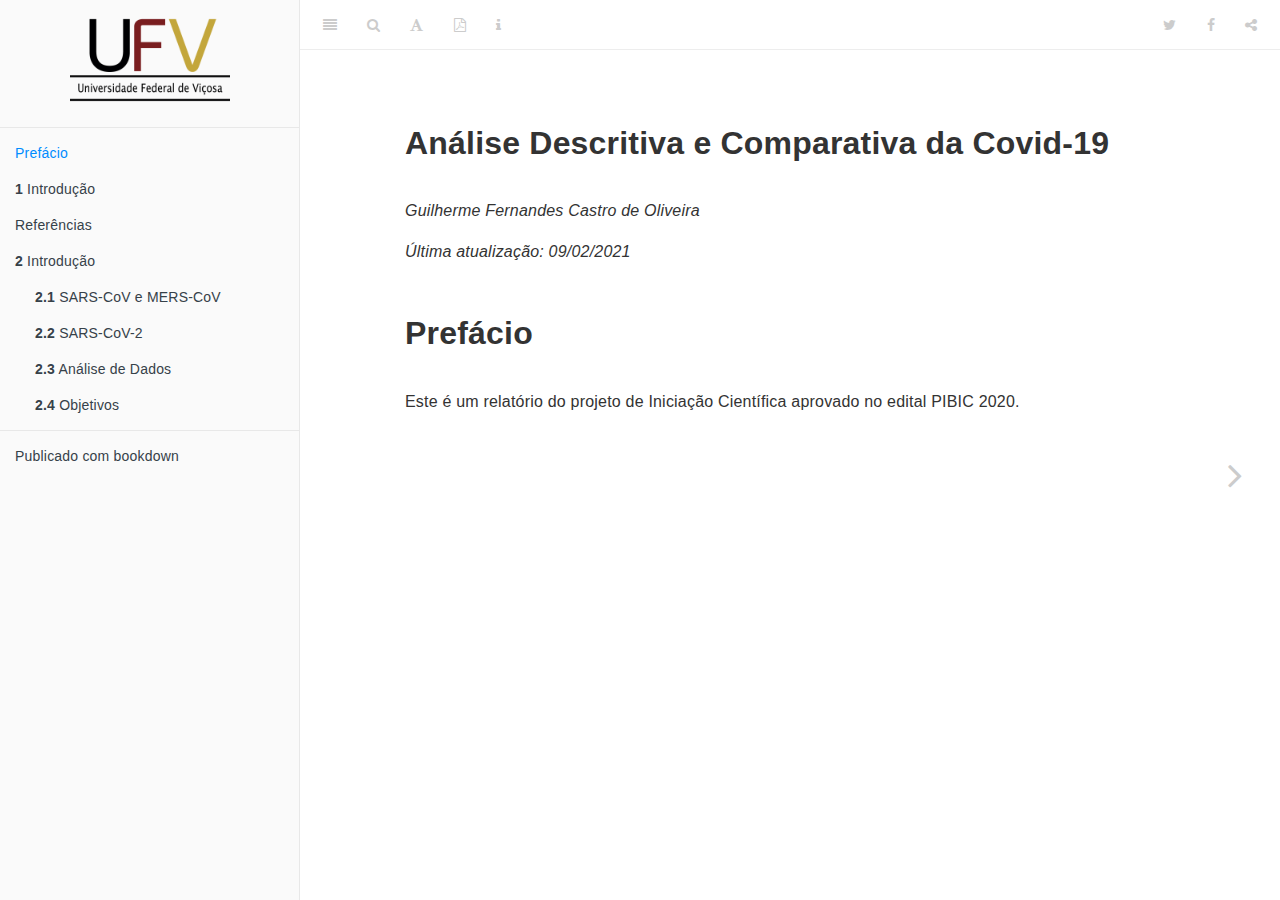
<file: Past/report/docs/index.html>
<!DOCTYPE html>
<html lang="" xml:lang="">
<head>

  <meta charset="utf-8" />
  <meta http-equiv="X-UA-Compatible" content="IE=edge" />
  <title>Análise Descritiva e Comparativa da Covid-19</title>
  <meta name="description" content="Iniciação Científica aprovado no edital PIBIC 2020" />
  <meta name="generator" content="bookdown 0.20.6 and GitBook 2.6.7" />

  <meta property="og:title" content="Análise Descritiva e Comparativa da Covid-19" />
  <meta property="og:type" content="book" />
  
  
  <meta property="og:description" content="Iniciação Científica aprovado no edital PIBIC 2020" />
  

  <meta name="twitter:card" content="summary" />
  <meta name="twitter:title" content="Análise Descritiva e Comparativa da Covid-19" />
  
  <meta name="twitter:description" content="Iniciação Científica aprovado no edital PIBIC 2020" />
  

<meta name="author" content="Guilherme Fernandes Castro de Oliveira" />



  <meta name="viewport" content="width=device-width, initial-scale=1" />
  <meta name="apple-mobile-web-app-capable" content="yes" />
  <meta name="apple-mobile-web-app-status-bar-style" content="black" />
  
  <link rel="shortcut icon" href="img/favicon.ico" type="image/x-icon" />

<link rel="next" href="introdução.html"/>
<script src="libs/jquery-2.2.3/jquery.min.js"></script>
<link href="libs/gitbook-2.6.7/css/style.css" rel="stylesheet" />
<link href="libs/gitbook-2.6.7/css/plugin-table.css" rel="stylesheet" />
<link href="libs/gitbook-2.6.7/css/plugin-bookdown.css" rel="stylesheet" />
<link href="libs/gitbook-2.6.7/css/plugin-highlight.css" rel="stylesheet" />
<link href="libs/gitbook-2.6.7/css/plugin-search.css" rel="stylesheet" />
<link href="libs/gitbook-2.6.7/css/plugin-fontsettings.css" rel="stylesheet" />
<link href="libs/gitbook-2.6.7/css/plugin-clipboard.css" rel="stylesheet" />









<script src="libs/accessible-code-block-0.0.1/empty-anchor.js"></script>



<link rel="stylesheet" href="styles/style.css" type="text/css" />
</head>

<body>



  <div class="book without-animation with-summary font-size-2 font-family-1" data-basepath=".">

    <div class="book-summary">
      <nav role="navigation">

<ul class="summary">
<img src="img/UFV.png" alt="UFV" width="160" height="120" style="display: block; margin-left: auto; margin-right: auto;">

<li class="divider"></li>
<li class="chapter" data-level="" data-path="index.html"><a href="index.html"><i class="fa fa-check"></i>Prefácio</a></li>
<li class="chapter" data-level="1" data-path="introdução.html"><a href="introdução.html"><i class="fa fa-check"></i><b>1</b> Introdução</a></li>
<li class="chapter" data-level="" data-path="referências.html"><a href="referências.html"><i class="fa fa-check"></i>Referências</a></li>
<li class="chapter" data-level="2" data-path="Intro.html"><a href="Intro.html"><i class="fa fa-check"></i><b>2</b> Introdução</a><ul>
<li class="chapter" data-level="2.1" data-path="Intro.html"><a href="Intro.html#sars-cov-e-mers-cov"><i class="fa fa-check"></i><b>2.1</b> SARS-CoV e MERS-CoV</a></li>
<li class="chapter" data-level="2.2" data-path="Intro.html"><a href="Intro.html#sars-cov-2"><i class="fa fa-check"></i><b>2.2</b> SARS-CoV-2</a></li>
<li class="chapter" data-level="2.3" data-path="Intro.html"><a href="Intro.html#análise-de-dados"><i class="fa fa-check"></i><b>2.3</b> Análise de Dados</a><ul>
<li class="chapter" data-level="2.3.1" data-path="Intro.html"><a href="Intro.html#banco-de-dados"><i class="fa fa-check"></i><b>2.3.1</b> Banco de Dados</a></li>
<li class="chapter" data-level="2.3.2" data-path="Intro.html"><a href="Intro.html#análises-realizadas-no-brasil"><i class="fa fa-check"></i><b>2.3.2</b> Análises Realizadas no Brasil</a></li>
</ul></li>
<li class="chapter" data-level="2.4" data-path="Intro.html"><a href="Intro.html#objetivos"><i class="fa fa-check"></i><b>2.4</b> Objetivos</a></li>
</ul></li>
<li class="divider"></li>
<li><a href="https://github.com/rstudio/bookdown" target="blank">Publicado com bookdown</a></li>

</ul>

      </nav>
    </div>

    <div class="book-body">
      <div class="body-inner">
        <div class="book-header" role="navigation">
          <h1>
            <i class="fa fa-circle-o-notch fa-spin"></i><a href="./">Análise Descritiva e Comparativa da Covid-19</a>
          </h1>
        </div>

        <div class="page-wrapper" tabindex="-1" role="main">
          <div class="page-inner">

            <section class="normal" id="section-">
<div id="header">
<h1 class="title">Análise Descritiva e Comparativa da Covid-19</h1>
<p class="author"><em>Guilherme Fernandes Castro de Oliveira</em></p>
<p class="date"><em>Última atualização: 09/02/2021</em></p>
</div>
<div id="prefácio" class="section level1 unnumbered">
<h1>Prefácio</h1>
<p>Este é um relatório do projeto de Iniciação Científica aprovado no edital PIBIC 2020.</p>

</div>
            </section>

          </div>
        </div>
      </div>

<a href="introdução.html" class="navigation navigation-next navigation-unique" aria-label="Next page"><i class="fa fa-angle-right"></i></a>
    </div>
  </div>
<script src="libs/gitbook-2.6.7/js/app.min.js"></script>
<script src="libs/gitbook-2.6.7/js/lunr.js"></script>
<script src="libs/gitbook-2.6.7/js/clipboard.min.js"></script>
<script src="libs/gitbook-2.6.7/js/plugin-search.js"></script>
<script src="libs/gitbook-2.6.7/js/plugin-sharing.js"></script>
<script src="libs/gitbook-2.6.7/js/plugin-fontsettings.js"></script>
<script src="libs/gitbook-2.6.7/js/plugin-bookdown.js"></script>
<script src="libs/gitbook-2.6.7/js/jquery.highlight.js"></script>
<script src="libs/gitbook-2.6.7/js/plugin-clipboard.js"></script>
<script>
gitbook.require(["gitbook"], function(gitbook) {
gitbook.start({
"sharing": {
"github": false,
"facebook": true,
"twitter": true,
"linkedin": false,
"weibo": false,
"instapaper": false,
"vk": false,
"all": ["facebook", "twitter", "linkedin", "weibo", "instapaper"]
},
"fontsettings": {
"theme": "white",
"family": "sans",
"size": 2
},
"edit": {
"link": null,
"text": null
},
"history": {
"link": null,
"text": null
},
"view": {
"link": null,
"text": null
},
"download": ["ic.pdf"],
"toc": {
"collapse": "subsection"
}
});
});
</script>

</body>

</html>
</file>
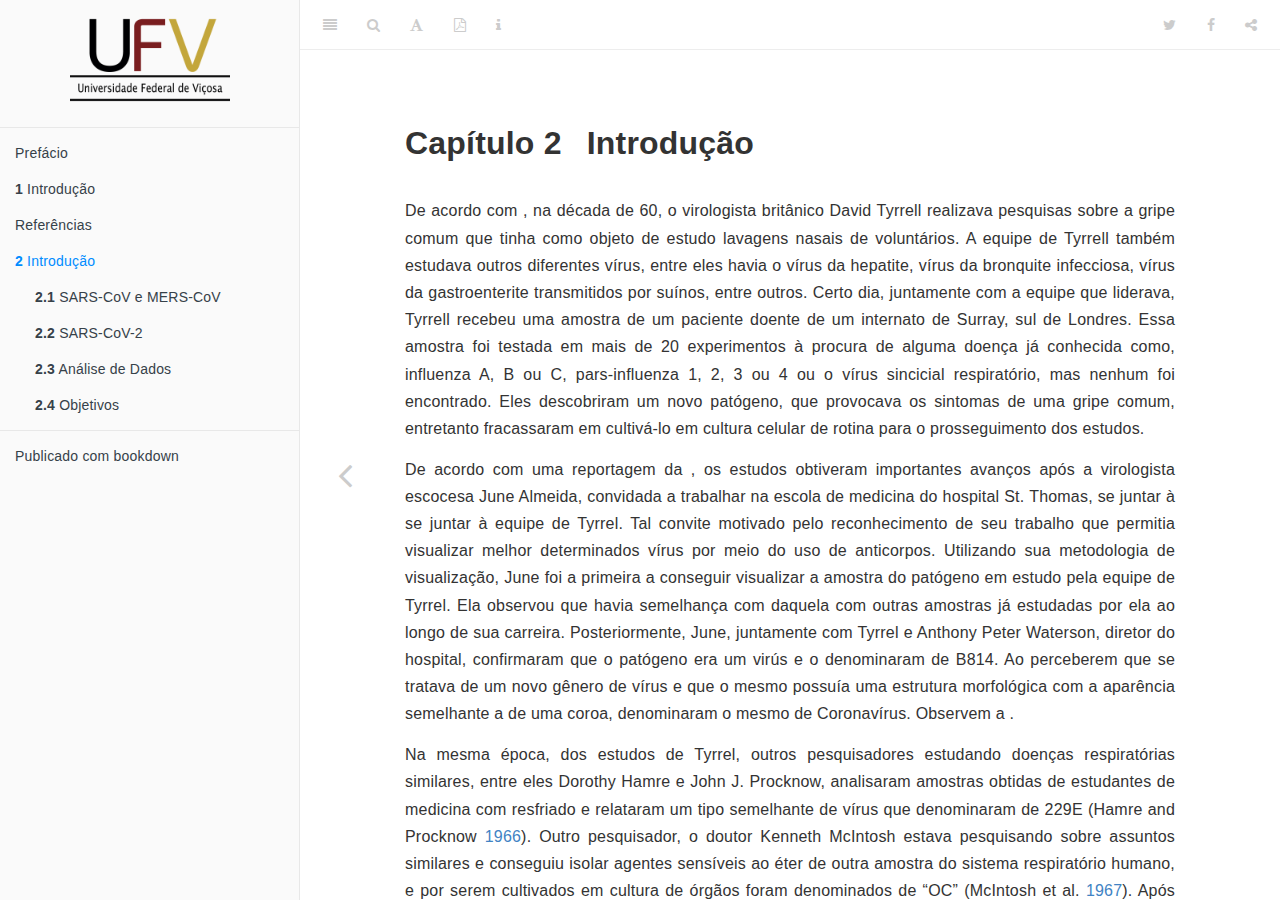
<file: Past/report/docs/Intro.html>
<!DOCTYPE html>
<html lang="" xml:lang="">
<head>

  <meta charset="utf-8" />
  <meta http-equiv="X-UA-Compatible" content="IE=edge" />
  <title>Capítulo 2 Introdução | Análise Descritiva e Comparativa da Covid-19</title>
  <meta name="description" content="Iniciação Científica aprovado no edital PIBIC 2020" />
  <meta name="generator" content="bookdown 0.20.6 and GitBook 2.6.7" />

  <meta property="og:title" content="Capítulo 2 Introdução | Análise Descritiva e Comparativa da Covid-19" />
  <meta property="og:type" content="book" />
  
  
  <meta property="og:description" content="Iniciação Científica aprovado no edital PIBIC 2020" />
  

  <meta name="twitter:card" content="summary" />
  <meta name="twitter:title" content="Capítulo 2 Introdução | Análise Descritiva e Comparativa da Covid-19" />
  
  <meta name="twitter:description" content="Iniciação Científica aprovado no edital PIBIC 2020" />
  

<meta name="author" content="Guilherme Fernandes Castro de Oliveira" />



  <meta name="viewport" content="width=device-width, initial-scale=1" />
  <meta name="apple-mobile-web-app-capable" content="yes" />
  <meta name="apple-mobile-web-app-status-bar-style" content="black" />
  
  <link rel="shortcut icon" href="img/favicon.ico" type="image/x-icon" />
<link rel="prev" href="referências.html"/>

<script src="libs/jquery-2.2.3/jquery.min.js"></script>
<link href="libs/gitbook-2.6.7/css/style.css" rel="stylesheet" />
<link href="libs/gitbook-2.6.7/css/plugin-table.css" rel="stylesheet" />
<link href="libs/gitbook-2.6.7/css/plugin-bookdown.css" rel="stylesheet" />
<link href="libs/gitbook-2.6.7/css/plugin-highlight.css" rel="stylesheet" />
<link href="libs/gitbook-2.6.7/css/plugin-search.css" rel="stylesheet" />
<link href="libs/gitbook-2.6.7/css/plugin-fontsettings.css" rel="stylesheet" />
<link href="libs/gitbook-2.6.7/css/plugin-clipboard.css" rel="stylesheet" />









<script src="libs/accessible-code-block-0.0.1/empty-anchor.js"></script>



<link rel="stylesheet" href="styles/style.css" type="text/css" />
</head>

<body>



  <div class="book without-animation with-summary font-size-2 font-family-1" data-basepath=".">

    <div class="book-summary">
      <nav role="navigation">

<ul class="summary">
<img src="img/UFV.png" alt="UFV" width="160" height="120" style="display: block; margin-left: auto; margin-right: auto;">

<li class="divider"></li>
<li class="chapter" data-level="" data-path="index.html"><a href="index.html"><i class="fa fa-check"></i>Prefácio</a></li>
<li class="chapter" data-level="1" data-path="introdução.html"><a href="introdução.html"><i class="fa fa-check"></i><b>1</b> Introdução</a></li>
<li class="chapter" data-level="" data-path="referências.html"><a href="referências.html"><i class="fa fa-check"></i>Referências</a></li>
<li class="chapter" data-level="2" data-path="Intro.html"><a href="Intro.html"><i class="fa fa-check"></i><b>2</b> Introdução</a><ul>
<li class="chapter" data-level="2.1" data-path="Intro.html"><a href="Intro.html#sars-cov-e-mers-cov"><i class="fa fa-check"></i><b>2.1</b> SARS-CoV e MERS-CoV</a></li>
<li class="chapter" data-level="2.2" data-path="Intro.html"><a href="Intro.html#sars-cov-2"><i class="fa fa-check"></i><b>2.2</b> SARS-CoV-2</a></li>
<li class="chapter" data-level="2.3" data-path="Intro.html"><a href="Intro.html#análise-de-dados"><i class="fa fa-check"></i><b>2.3</b> Análise de Dados</a><ul>
<li class="chapter" data-level="2.3.1" data-path="Intro.html"><a href="Intro.html#banco-de-dados"><i class="fa fa-check"></i><b>2.3.1</b> Banco de Dados</a></li>
<li class="chapter" data-level="2.3.2" data-path="Intro.html"><a href="Intro.html#análises-realizadas-no-brasil"><i class="fa fa-check"></i><b>2.3.2</b> Análises Realizadas no Brasil</a></li>
</ul></li>
<li class="chapter" data-level="2.4" data-path="Intro.html"><a href="Intro.html#objetivos"><i class="fa fa-check"></i><b>2.4</b> Objetivos</a></li>
</ul></li>
<li class="divider"></li>
<li><a href="https://github.com/rstudio/bookdown" target="blank">Publicado com bookdown</a></li>

</ul>

      </nav>
    </div>

    <div class="book-body">
      <div class="body-inner">
        <div class="book-header" role="navigation">
          <h1>
            <i class="fa fa-circle-o-notch fa-spin"></i><a href="./">Análise Descritiva e Comparativa da Covid-19</a>
          </h1>
        </div>

        <div class="page-wrapper" tabindex="-1" role="main">
          <div class="page-inner">

            <section class="normal" id="section-">
<div id="Intro" class="section level1">
<h1><span class="header-section-number">Capítulo  2</span> Introdução</h1>
<p>De acordo com , na década de 60, o virologista britânico David
Tyrrell realizava pesquisas sobre a gripe comum que tinha como objeto de estudo
lavagens nasais de voluntários. A equipe de Tyrrell também estudava outros
diferentes vírus, entre eles havia o vírus da hepatite, vírus da bronquite
infecciosa, vírus da gastroenterite transmitidos por suínos, entre outros. Certo
dia, juntamente com a equipe que liderava, Tyrrell recebeu uma amostra de um
paciente doente de um internato de Surray, sul de Londres. Essa amostra foi
testada em mais de 20 experimentos à procura de alguma doença já conhecida
como, influenza A, B ou C, pars-influenza 1, 2, 3 ou 4 ou o vírus sincicial
respiratório, mas nenhum foi encontrado. Eles descobriram um novo patógeno, que
provocava os sintomas de uma gripe comum, entretanto fracassaram em cultivá-lo
em cultura celular de rotina para o prosseguimento dos estudos.</p>
<p>De acordo com uma reportagem da , os estudos obtiveram
importantes avanços após a virologista escocesa June Almeida, convidada
a trabalhar na escola de medicina do hospital St. Thomas, se juntar à se juntar
à equipe de Tyrrel. Tal convite motivado pelo reconhecimento de seu trabalho que
permitia visualizar melhor determinados vírus por meio do uso de anticorpos.
Utilizando sua metodologia de visualização, June foi a primeira a conseguir
visualizar a amostra do patógeno em estudo pela equipe de Tyrrel. Ela observou
que havia semelhança com daquela com outras amostras já estudadas por ela ao
longo de sua carreira. Posteriormente, June, juntamente com Tyrrel e Anthony
Peter Waterson, diretor do hospital, confirmaram que o patógeno era um virús e
o denominaram de B814. Ao perceberem que se tratava de um novo gênero de vírus e
que o mesmo possuía uma estrutura morfológica com a aparência semelhante a de
uma coroa, denominaram o mesmo de Coronavírus. Observem a .</p>

<p>Na mesma época, dos estudos de Tyrrel, outros pesquisadores estudando doenças
respiratórias similares, entre eles Dorothy Hamre e John J. Procknow, analisaram
amostras obtidas de estudantes de medicina com resfriado e relataram um tipo
semelhante de vírus que denominaram de 229E <span class="citation">(Hamre and Procknow <a href="referências.html#ref-hamre1966new" role="doc-biblioref">1966</a>)</span>. Outro pesquisador,
o doutor Kenneth McIntosh estava pesquisando sobre assuntos similares e
conseguiu isolar agentes sensíveis ao éter de outra amostra do sistema
respiratório humano, e por serem cultivados em cultura de órgãos foram
denominados de “OC” <span class="citation">(McIntosh et al. <a href="referências.html#ref-mcintosh1967recovery" role="doc-biblioref">1967</a>)</span>. Após alguns anos, estudos
realizados por McIntosh, com técnicas sorológicas avançadas, resultaram em novas
informações sobre os surtos de coronavírus, por exemplo, ocorrem mais em
estações chuvosas, inverno e primavera do que no verão
<span class="citation">(Mcintosh et al. <a href="referências.html#ref-mcintosh1970seroepidemiologic" role="doc-biblioref">1970</a>)</span>. Entre os diferentes vírus da família corona os
que mais extensivamente foram estudados são o 229E e o OC43.</p>
<p>Após vários estudos epidemiológicos, de diferentes autores, citados no artigo
, os vírus da família Corona foram descobertos
associados a outras doenças já conhecidas pelos médicos, a maioria delas doenças
respiratórias como bronquite crônica, asma em adultos e idosos, a mais
predominante foi a pneumonia, em crianças e jovens adultos. O coronavírus não
infectam apenas humanos, mas também animais, com a velocidade e a quantidade que
esses casos apareciam em diversas espécies, camundongos, ratos, gatos, cães,
perus, galinhas, porcos e coelhos os estudos não se limitaram apenas as doenças
do sistema respiratório, mas também, a encefalite, hepatite e a gastroenterite.
Com base em estudos tanto genéticos e antigênicos, foi possível categorizar os
coronavírus tanto humanos quanto animais em 3 grandes divisões, observadas na
tabela , retirada do artigo .</p>

<div id="sars-cov-e-mers-cov" class="section level2">
<h2><span class="header-section-number">2.1</span> SARS-CoV e MERS-CoV</h2>
<p>Após algumas décadas de de estudos e descobertas, principalmente, sobre os
primeiros coronavírus e alguns sintomas mais simples causados por esse vírus,
houveram dois surtos que causaram maiores problemas no mundo, ambos causados por
variações já conhecidas de coronavírus, o surto de SARS-CoV e o de MERS-CoV.</p>
<p>Segundo , em 27 de novembro de 2002 em Guangdong na
China, foi emitido um relatório não oficial indicando um surto de uma doença
respiratória, posteriormente, descoberto como um novo tipo de coronavírus.
As pessoas que foram infectadas por esse novo coronavírus tinham uma síndrome
respiratória aguda grave, febre e ainda poderiam apresentar pneumonia, tosse e
dispneia. Devido aos sintomas, esse coronavírus foi denominado de síndrome
respiratória aguda grave (SARS-CoV). A principal forma de transmissão desse
vírus foi de humano para humano através de gotículas do espirro e da tosse, do
contato pessoal, ou tocando em superfícies contaminadas. Esse surto se espalhou
também para outros países do Sudeste Asiático, da América do Norte, Europa e
África do Sul. De acordo com <span class="citation">(Guarner <a href="referências.html#ref-guarner2020three" role="doc-biblioref">2020</a>)</span> o último caso de SARS-CoV foi
em setembro de 2003, após ter mais de 8.000 pessoas infectadas e causar 774
mortes o surto durou aproximadamente 1 ano.</p>
<p>Cerca de 9 anos após o surto da SARS-CoV, em junho de 2012, o autor
 apresenta um novo tipo de coronavírus isolado de um
paciente do sexo masculino. O paciente morreu de pneumonia aguda e insuficiência
renal na Arábia Saudita. Por apresentar sintomas de síndrome respiratória aguda
e os primeiros casos serem no Oriente Médio, este coronavírus foi denominado de
síndrome respiratória do Oriente Médio (MERS-CoV). A transmissão era da mesma
forma que o SARS-CoV, todavia quem teve o contagio do vírus fora do
Oriente Médio havia histórico de alguma viagem para lá. Comparando o SARS-CoV e
o MERS-CoV, de acordo com , o MERS-CoV ainda está
circulando, porém, um infectado com esse vírus transmite, em geral, para apenas
uma pessoa em média, diferente do SARS-CoV que transmitia, em média para 4
pessoas.</p>
<p>De acordo com  os dois vírus se originaram em morcegos,
que contaminaram animais que possuiam contatos com humanos. No caso do SARS-CoV
eram civetas e o do MERS-CoV eram camelos, um dos meios de transportes mais
utilizados no oriente médio. Podemos observar na figura , retirada
do mesmo artigo, não só a origem do SARS-CoV e do MERS-CoV, como também de
outros coronavírus, e o nível da infecção.</p>

</div>
<div id="sars-cov-2" class="section level2">
<h2><span class="header-section-number">2.2</span> SARS-CoV-2</h2>
<p>Segundo o autor  a palavra endemia significa a ocorrência
de um grande número de casos, uma doença, em um curto período de
tempo. O significado da palavra pandemia tem origem grega dos prefixos neutro
<em>pan (todo, tudo)</em> e <em>demos (povo, população)</em>. Uma definição moderna é que uma
pandemia é uma epidemia em grande escala que atinge um grande espaço
territorial, como por exemplo diversos países ou o mundo. Mundialmente já
houveram algumas pandemias como gripe espanhola, gripe suína, HIV
e a que estamos enfrentando agora, do vírus SARS-CoV-2 denominado por COVID-19,
que poderá se tornar a maior da história.</p>
<p>De acordo com  na data de 30 de dezembro de 2019, em
Wuhan, China, houve um relato à Organização Mundial de Saúde (OMS) pelo governo
Chinês de um grupo de pacientes com pneumonia de origem desconhecida. Em 7 de
janeiro de 2020 foi isolado um novo coronavírus destes pacientes, denominado
inicialmente de novo coronavírus 2019 (2019-nCoV), posteriormente tendo o nome
oficializado pela OMS como COVID-19 (SARS-CoV-2.) em 11 de fevereiro de 2020. Os
sintomas deste vírus, assim como o SARS-CoV, são parecidos com a de uma gripe
comum: febre, tosse seca, falta de ar e em casos mais graves, pneumonia. O autor
do artigo  cita que a transmissão do COVID-19 ainda
não é totalmente clara, mas já há a confirmação que é, especialmente, através de
gotículas respiratórias e contato direto. Orientações da  para
prevenção da COVID-19 retirada do seu site:</p>
<ul>
<li>Manter distância mínima de 1 metro de outras pessoas.</li>
<li>Utilizar máscara.</li>
<li>Limpar as mãos antes de colocar e retirar a máscara.</li>
<li>Conferir se a máscara cobre o nariz, a boca e o queixo.</li>
<li>Limpar regularmente, e com atenção, as mãos com um produto à base de álcool ou
lavá-las com água e sabão.</li>
<li>Evitar tocar os olhos, nariz e boca.</li>
<li>Limpar e desinfetar as superfícies com frequência, especialmente aquelas que
são tocadas de forma regular.</li>
<li>Evitar ambientes fechados ou cheios.</li>
<li>Evitar sair de casa.</li>
</ul>
<p>Se você apresentar alguns dos sintomas é recomendável se isolar, e em casos de
presença de febre, tosse e dificuldade de respirar, é indicado procurar
atendimento médico imediatamente. Primeiramente ligue por telefone se puder e
siga as instruções da autoridade de saúde local.</p>
</div>
<div id="análise-de-dados" class="section level2">
<h2><span class="header-section-number">2.3</span> Análise de Dados</h2>
<p>A pandemia do vírus SARS-CoV-2 afetou o mundo em diversas áreas, como saúde
pública, economia, etc. O foco mundial está direcionado em conter a
pandemia e descobrir uma vacina eficiente, para podermos mensurar os danos
causados, e que ainda vão causar, e tentar reduzí-los, precisamos construir um
modelo estatística que descreva os dados que já possuimos.</p>
<p>Já existem diversos artigos mostrando modelos já criados tentando descrever os
dados, mas de acordo com o artigo <span class="citation">(Roda et al. <a href="referências.html#ref-roda2020difficult" role="doc-biblioref">2020</a>)</span>, no começo da pandemia
havia uma dificuldade em encontrar um modelo que se adequava de forma correta
com a pandemia pois existiam o número muito baixo de dados e de variáveis para
serem trabalhadas. Os autores do mesmo artigo conseguiram mostrar que um modelo
SIR tem um desempenho melhor que um modelo SEIR para representar o número de
casos confirmados, e que um modelo mais complexo podem não ser mais confiáveis
comparado com uso de modelos mais simples.</p>
<p>Uma das melhores formas de podermos vizualizar os dados para serem analisados é
através de gráficos, nesse contexto existem os dashboards, que são uma forma
de apresentar esses gráficos para a população. Um dos mais completos hoje é
da universidade Jhons Hopkin <span class="citation">(“Johns Hopkins University” <a href="referências.html#ref-jhonHopkins" role="doc-biblioref">2020</a>)</span>, o dashboard que pode ser acessado
em <span class="citation">(“Johns Hopkins University - Coronavirus Resource Center” <a href="referências.html#ref-jhonHopkinsMap" role="doc-biblioref">2020</a>)</span> podemos observar um mapa global que mostra os países com os
maiores números de casos confirmados do vírus, também os com maiores números de
mortes, gráficos com o número de casos diários e diversos outros. Na data de 05
de Novembro de 2020, segundo esse dashboard são 48.541.340 de casos confirmados
no mundo e 1.230.600 mortos, no Brasil são 5.590.025 casos confirmados e
161.106 mortos.</p>
<div id="banco-de-dados" class="section level3">
<h3><span class="header-section-number">2.3.1</span> Banco de Dados</h3>
<p>Para conseguirmos estudar os dados primeiramente precisamos de um local onde
encontramos estes dados armazenados, no caso um banco de dados. Primeiramente
devemos coletar estes dados, cada país possui seus próprios meios e
responsáveis, no caso do Brasil esse trabalho é feito pelas 27 secretarias de
saúde estaduais do Brasil. Um dos sites que nos fornece um banco de dados da
COVID 19 é o Brasil.io <span class="citation">(“Brasil.io” <a href="referências.html#ref-brasil.io" role="doc-biblioref">2020</a>)</span>, este mantido através do trabalho de forma
voluntária de dezenas de pessoas que diariamente compilam os boletins
epidemiológicos das secretarias de forma manual, no site <span class="citation">(“Voluntários Brasil.io” <a href="referências.html#ref-colaboradores" role="doc-biblioref">2020</a>)</span>
encontra-se os voluntários.</p>
</div>
<div id="análises-realizadas-no-brasil" class="section level3">
<h3><span class="header-section-number">2.3.2</span> Análises Realizadas no Brasil</h3>
<p>Muitas universidades, instituições governamentais e privadas estam analisando
os dados para conseguir respostas sobre os danos feitos por essa pandemia.
Segundo o artigo [@]</p>
</div>
</div>
<div id="objetivos" class="section level2">
<h2><span class="header-section-number">2.4</span> Objetivos</h2>
<p>Nesse contexto de analise de dados o nosso interesse é mensurar os impactos da
pandemia, na área da saúde, economia, quais foram as pessoas que
mais foram afetadas. Tentaremos também utilizar modelos estatísticos para
conseguir fazer uma inferência e prever o número de pessoas que ainda seram
infectadas, número de mortes, economia e saúde pública.</p>

</div>
</div>
            </section>

          </div>
        </div>
      </div>
<a href="referências.html" class="navigation navigation-prev navigation-unique" aria-label="Previous page"><i class="fa fa-angle-left"></i></a>

    </div>
  </div>
<script src="libs/gitbook-2.6.7/js/app.min.js"></script>
<script src="libs/gitbook-2.6.7/js/lunr.js"></script>
<script src="libs/gitbook-2.6.7/js/clipboard.min.js"></script>
<script src="libs/gitbook-2.6.7/js/plugin-search.js"></script>
<script src="libs/gitbook-2.6.7/js/plugin-sharing.js"></script>
<script src="libs/gitbook-2.6.7/js/plugin-fontsettings.js"></script>
<script src="libs/gitbook-2.6.7/js/plugin-bookdown.js"></script>
<script src="libs/gitbook-2.6.7/js/jquery.highlight.js"></script>
<script src="libs/gitbook-2.6.7/js/plugin-clipboard.js"></script>
<script>
gitbook.require(["gitbook"], function(gitbook) {
gitbook.start({
"sharing": {
"github": false,
"facebook": true,
"twitter": true,
"linkedin": false,
"weibo": false,
"instapaper": false,
"vk": false,
"all": ["facebook", "twitter", "linkedin", "weibo", "instapaper"]
},
"fontsettings": {
"theme": "white",
"family": "sans",
"size": 2
},
"edit": {
"link": null,
"text": null
},
"history": {
"link": null,
"text": null
},
"view": {
"link": null,
"text": null
},
"download": ["ic.pdf"],
"toc": {
"collapse": "subsection"
}
});
});
</script>

</body>

</html>
</file>
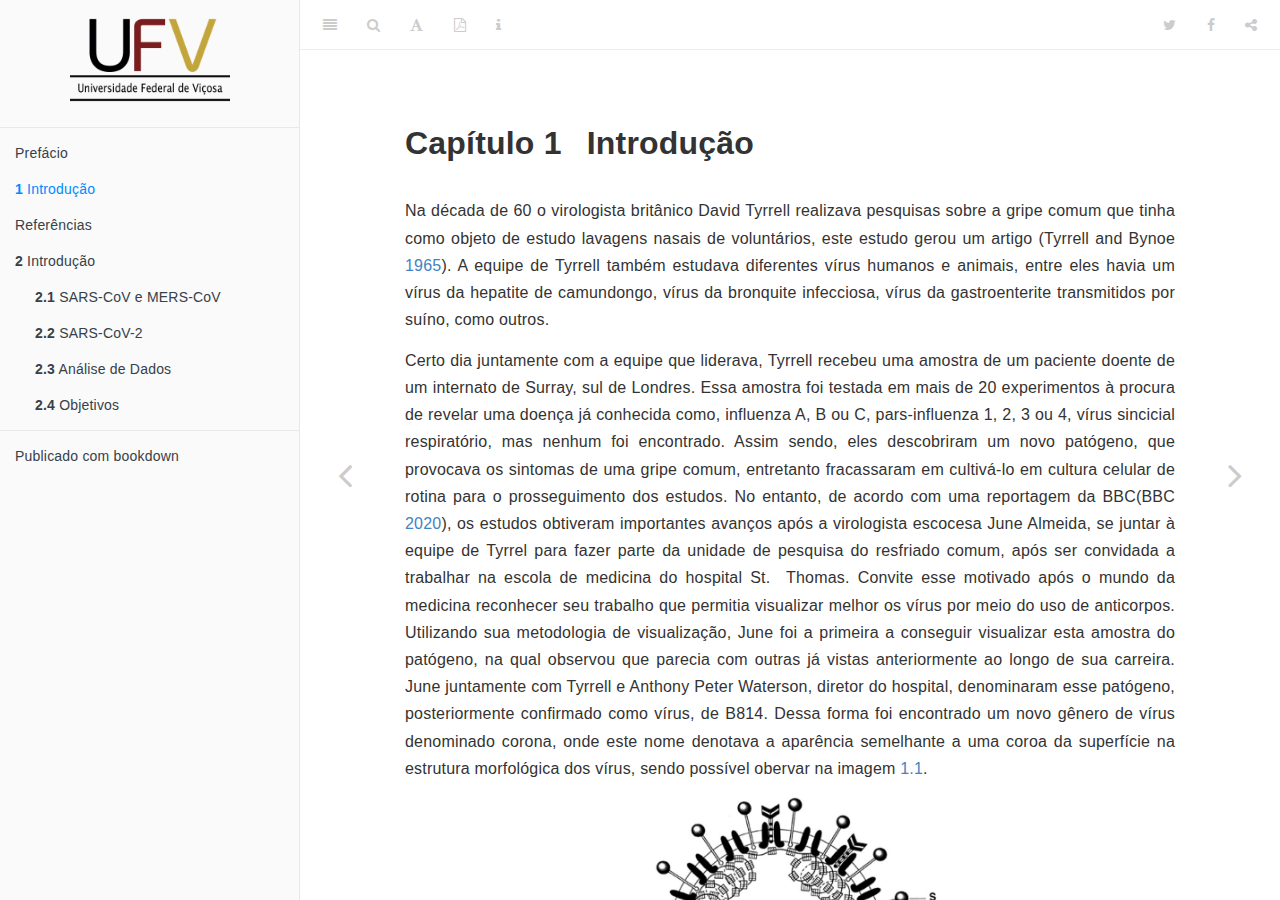
<file: Past/report/docs/introdução.html>
<!DOCTYPE html>
<html lang="" xml:lang="">
<head>

  <meta charset="utf-8" />
  <meta http-equiv="X-UA-Compatible" content="IE=edge" />
  <title>Capítulo 1 Introdução | Análise Descritiva e Comparativa da Covid-19</title>
  <meta name="description" content="Iniciação Científica aprovado no edital PIBIC 2020" />
  <meta name="generator" content="bookdown 0.20.6 and GitBook 2.6.7" />

  <meta property="og:title" content="Capítulo 1 Introdução | Análise Descritiva e Comparativa da Covid-19" />
  <meta property="og:type" content="book" />
  
  
  <meta property="og:description" content="Iniciação Científica aprovado no edital PIBIC 2020" />
  

  <meta name="twitter:card" content="summary" />
  <meta name="twitter:title" content="Capítulo 1 Introdução | Análise Descritiva e Comparativa da Covid-19" />
  
  <meta name="twitter:description" content="Iniciação Científica aprovado no edital PIBIC 2020" />
  

<meta name="author" content="Guilherme Fernandes Castro de Oliveira" />



  <meta name="viewport" content="width=device-width, initial-scale=1" />
  <meta name="apple-mobile-web-app-capable" content="yes" />
  <meta name="apple-mobile-web-app-status-bar-style" content="black" />
  
  <link rel="shortcut icon" href="img/favicon.ico" type="image/x-icon" />
<link rel="prev" href="index.html"/>
<link rel="next" href="referências.html"/>
<script src="libs/jquery-2.2.3/jquery.min.js"></script>
<link href="libs/gitbook-2.6.7/css/style.css" rel="stylesheet" />
<link href="libs/gitbook-2.6.7/css/plugin-table.css" rel="stylesheet" />
<link href="libs/gitbook-2.6.7/css/plugin-bookdown.css" rel="stylesheet" />
<link href="libs/gitbook-2.6.7/css/plugin-highlight.css" rel="stylesheet" />
<link href="libs/gitbook-2.6.7/css/plugin-search.css" rel="stylesheet" />
<link href="libs/gitbook-2.6.7/css/plugin-fontsettings.css" rel="stylesheet" />
<link href="libs/gitbook-2.6.7/css/plugin-clipboard.css" rel="stylesheet" />









<script src="libs/accessible-code-block-0.0.1/empty-anchor.js"></script>



<link rel="stylesheet" href="styles/style.css" type="text/css" />
</head>

<body>



  <div class="book without-animation with-summary font-size-2 font-family-1" data-basepath=".">

    <div class="book-summary">
      <nav role="navigation">

<ul class="summary">
<img src="img/UFV.png" alt="UFV" width="160" height="120" style="display: block; margin-left: auto; margin-right: auto;">

<li class="divider"></li>
<li class="chapter" data-level="" data-path="index.html"><a href="index.html"><i class="fa fa-check"></i>Prefácio</a></li>
<li class="chapter" data-level="1" data-path="introdução.html"><a href="introdução.html"><i class="fa fa-check"></i><b>1</b> Introdução</a></li>
<li class="chapter" data-level="" data-path="referências.html"><a href="referências.html"><i class="fa fa-check"></i>Referências</a></li>
<li class="chapter" data-level="2" data-path="Intro.html"><a href="Intro.html"><i class="fa fa-check"></i><b>2</b> Introdução</a><ul>
<li class="chapter" data-level="2.1" data-path="Intro.html"><a href="Intro.html#sars-cov-e-mers-cov"><i class="fa fa-check"></i><b>2.1</b> SARS-CoV e MERS-CoV</a></li>
<li class="chapter" data-level="2.2" data-path="Intro.html"><a href="Intro.html#sars-cov-2"><i class="fa fa-check"></i><b>2.2</b> SARS-CoV-2</a></li>
<li class="chapter" data-level="2.3" data-path="Intro.html"><a href="Intro.html#análise-de-dados"><i class="fa fa-check"></i><b>2.3</b> Análise de Dados</a><ul>
<li class="chapter" data-level="2.3.1" data-path="Intro.html"><a href="Intro.html#banco-de-dados"><i class="fa fa-check"></i><b>2.3.1</b> Banco de Dados</a></li>
<li class="chapter" data-level="2.3.2" data-path="Intro.html"><a href="Intro.html#análises-realizadas-no-brasil"><i class="fa fa-check"></i><b>2.3.2</b> Análises Realizadas no Brasil</a></li>
</ul></li>
<li class="chapter" data-level="2.4" data-path="Intro.html"><a href="Intro.html#objetivos"><i class="fa fa-check"></i><b>2.4</b> Objetivos</a></li>
</ul></li>
<li class="divider"></li>
<li><a href="https://github.com/rstudio/bookdown" target="blank">Publicado com bookdown</a></li>

</ul>

      </nav>
    </div>

    <div class="book-body">
      <div class="body-inner">
        <div class="book-header" role="navigation">
          <h1>
            <i class="fa fa-circle-o-notch fa-spin"></i><a href="./">Análise Descritiva e Comparativa da Covid-19</a>
          </h1>
        </div>

        <div class="page-wrapper" tabindex="-1" role="main">
          <div class="page-inner">

            <section class="normal" id="section-">
<div id="introdução" class="section level1">
<h1><span class="header-section-number">Capítulo  1</span> Introdução</h1>
<p>Na década de 60 o virologista britânico David Tyrrell realizava pesquisas sobre
a gripe comum que tinha como objeto de estudo lavagens nasais de voluntários,
este estudo gerou um artigo <span class="citation">(Tyrrell and Bynoe <a href="referências.html#ref-tyrrell1965cultivation" role="doc-biblioref">1965</a>)</span>. A equipe de Tyrrell
também estudava diferentes vírus humanos e animais, entre eles havia um vírus
da hepatite de camundongo, vírus da bronquite infecciosa, vírus da
gastroenterite transmitidos por suíno, como outros.</p>
<p>Certo dia juntamente com a equipe que liderava, Tyrrell recebeu uma amostra de
um paciente doente de um internato de Surray, sul de Londres. Essa amostra foi
testada em mais de 20 experimentos à procura de revelar uma doença já conhecida
como, influenza A, B ou C, pars-influenza 1, 2, 3 ou 4, vírus sincicial
respiratório, mas nenhum foi encontrado. Assim sendo, eles descobriram um novo
patógeno, que provocava os sintomas de uma gripe comum, entretanto fracassaram
em cultivá-lo em cultura celular de rotina para o prosseguimento dos estudos.
No entanto, de acordo com uma reportagem da BBC<span class="citation">(BBC <a href="referências.html#ref-almeidaBBC" role="doc-biblioref">2020</a>)</span>, os estudos
obtiveram importantes avanços após a virologista escocesa June Almeida, se
juntar à equipe de Tyrrel para fazer parte da unidade de pesquisa do resfriado
comum, após ser convidada a trabalhar na escola de medicina do hospital St. 
Thomas. Convite esse motivado após o mundo da medicina reconhecer seu trabalho
que permitia visualizar melhor os vírus por meio do uso de anticorpos.
Utilizando sua metodologia de visualização, June foi a primeira a conseguir
visualizar esta amostra do patógeno, na qual observou que parecia com outras já
vistas anteriormente ao longo de sua carreira. June juntamente com Tyrrell e
Anthony Peter Waterson, diretor do hospital, denominaram esse patógeno,
posteriormente confirmado como vírus, de B814. Dessa forma foi encontrado um
novo gênero de vírus denominado corona, onde este nome denotava a aparência
semelhante a uma coroa da superfície na estrutura morfológica dos vírus, sendo
possível obervar na imagem <a href="introdução.html#fig:coroa">1.1</a>.</p>
<div class="imageCenter">
<div class="figure" style="text-align: center"><span id="fig:coroa"></span>
<img src="img/coroa.jpg" alt="Imagem retirada do artigo [@holmes1999coronaviruses" width="40%" />
<p class="caption">
Figura 1.1: Imagem retirada do artigo [<span class="citation">Holmes (<a href="referências.html#ref-holmes1999coronaviruses" role="doc-biblioref">1999</a>)</span>
</p>
</div>
</div>
<p>Na mesma época existiam outros pesquisadores estudando doenças respiratórias
similares, entre eles Dorothy Hamre e John J Procknow, que analisaram amostras
obtidas de estudantes de medicina com resfriado e relataram um tipo semelhante
de vírus que denominaram de 229E <span class="citation">(Hamre and Procknow <a href="referências.html#ref-hamre1966new" role="doc-biblioref">1966</a>)</span>. Outro pesquisador, o doutor
Kenneth McIntosh estava pesquisando sobre assuntos similares e conseguiu isolar
agentes sensíveis ao éter de outra amostra do sistema respiratório humano, e por
serem cultivados em cultura de órgãos foram denominados de “OC”
<span class="citation">(McIntosh et al. <a href="referências.html#ref-mcintosh1967recovery" role="doc-biblioref">1967</a>)</span>. Outros estudos feitos por McIntosh com técnicas
sorológicas avançadas foi obtido como resultado novas informações sobre os
surtos dos coronavírus, por exemplo, ocorrem mais em estações chuvosas, inverno
e primavera do que no verão <span class="citation">(Mcintosh et al. <a href="referências.html#ref-mcintosh1970seroepidemiologic" role="doc-biblioref">1970</a>)</span>. Entre os
diferentes vírus da família corona os que mais extensivamente estudadas foram
o 229E e o OC43.</p>
<p>Após varios estudos epidemológicos de diferentes autores, citados no artigo
<span class="citation">(Jahangir, Muheem, and Rizvi <a href="referências.html#ref-jahangir2020coronavirus" role="doc-biblioref">2020</a>)</span>, os coronavírus foram descobertos associados a
outras doenças ja conhecidas pelos médicos, a maioria delas doenças
respiratórias como bronquite crônica, asma em adultos e idosos sendo a mais
predominante pneumonia em crianças e jovens adultos. Como já dito antes os
coronavírus não infectavam apenas humanos mas também animais, com a velocidade
e a quantidade que esses casos apareciam em diversas espécies, camundongos,
ratos, gatos, cães, perus, galinhas, porcos e coelhos os estudos não se
limitaram apenas o sistema respiratório, mas também, a encefalite, hepatite e
gastroenterite. Com base em estudos tanto genéticos e antigênicos, foi possível
categorizar os coronavírus tanto humanos quanto animais em 3 grandes divisões,
podendo ser observada na tabela <span class="citation">(<span class="citeproc-not-found" data-reference-id="tab:corona3div"><strong>???</strong></span>)</span>, retirada do artigo
<span class="citation">(Jahangir, Muheem, and Rizvi <a href="referências.html#ref-jahangir2020coronavirus" role="doc-biblioref">2020</a>)</span>.</p>


</div>
            </section>

          </div>
        </div>
      </div>
<a href="index.html" class="navigation navigation-prev " aria-label="Previous page"><i class="fa fa-angle-left"></i></a>
<a href="referências.html" class="navigation navigation-next " aria-label="Next page"><i class="fa fa-angle-right"></i></a>
    </div>
  </div>
<script src="libs/gitbook-2.6.7/js/app.min.js"></script>
<script src="libs/gitbook-2.6.7/js/lunr.js"></script>
<script src="libs/gitbook-2.6.7/js/clipboard.min.js"></script>
<script src="libs/gitbook-2.6.7/js/plugin-search.js"></script>
<script src="libs/gitbook-2.6.7/js/plugin-sharing.js"></script>
<script src="libs/gitbook-2.6.7/js/plugin-fontsettings.js"></script>
<script src="libs/gitbook-2.6.7/js/plugin-bookdown.js"></script>
<script src="libs/gitbook-2.6.7/js/jquery.highlight.js"></script>
<script src="libs/gitbook-2.6.7/js/plugin-clipboard.js"></script>
<script>
gitbook.require(["gitbook"], function(gitbook) {
gitbook.start({
"sharing": {
"github": false,
"facebook": true,
"twitter": true,
"linkedin": false,
"weibo": false,
"instapaper": false,
"vk": false,
"all": ["facebook", "twitter", "linkedin", "weibo", "instapaper"]
},
"fontsettings": {
"theme": "white",
"family": "sans",
"size": 2
},
"edit": {
"link": null,
"text": null
},
"history": {
"link": null,
"text": null
},
"view": {
"link": null,
"text": null
},
"download": ["ic.pdf"],
"toc": {
"collapse": "subsection"
}
});
});
</script>

</body>

</html>
</file>
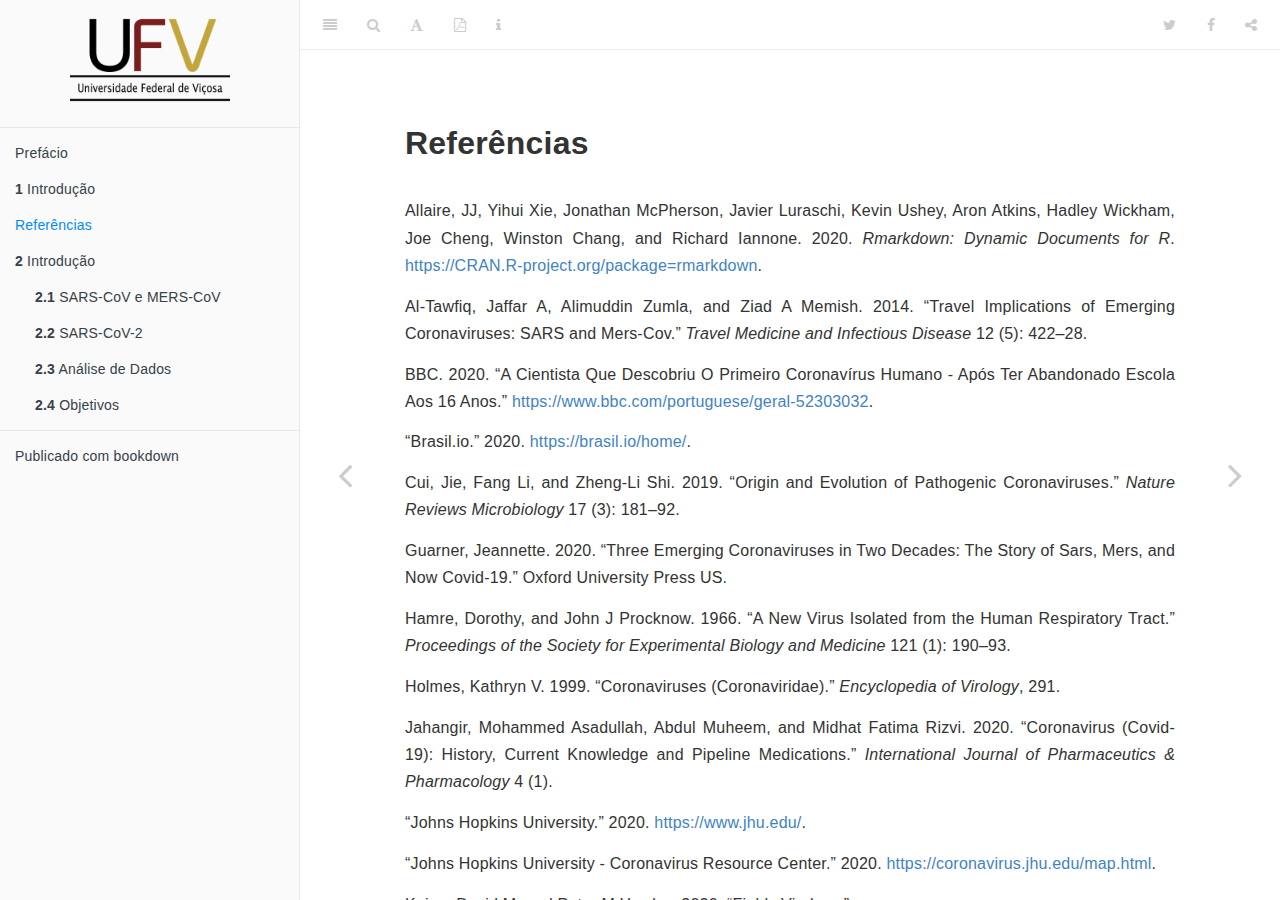
<file: Past/report/docs/referências.html>
<!DOCTYPE html>
<html lang="" xml:lang="">
<head>

  <meta charset="utf-8" />
  <meta http-equiv="X-UA-Compatible" content="IE=edge" />
  <title>Referências | Análise Descritiva e Comparativa da Covid-19</title>
  <meta name="description" content="Iniciação Científica aprovado no edital PIBIC 2020" />
  <meta name="generator" content="bookdown 0.20.6 and GitBook 2.6.7" />

  <meta property="og:title" content="Referências | Análise Descritiva e Comparativa da Covid-19" />
  <meta property="og:type" content="book" />
  
  
  <meta property="og:description" content="Iniciação Científica aprovado no edital PIBIC 2020" />
  

  <meta name="twitter:card" content="summary" />
  <meta name="twitter:title" content="Referências | Análise Descritiva e Comparativa da Covid-19" />
  
  <meta name="twitter:description" content="Iniciação Científica aprovado no edital PIBIC 2020" />
  

<meta name="author" content="Guilherme Fernandes Castro de Oliveira" />



  <meta name="viewport" content="width=device-width, initial-scale=1" />
  <meta name="apple-mobile-web-app-capable" content="yes" />
  <meta name="apple-mobile-web-app-status-bar-style" content="black" />
  
  <link rel="shortcut icon" href="img/favicon.ico" type="image/x-icon" />
<link rel="prev" href="introdução.html"/>
<link rel="next" href="Intro.html"/>
<script src="libs/jquery-2.2.3/jquery.min.js"></script>
<link href="libs/gitbook-2.6.7/css/style.css" rel="stylesheet" />
<link href="libs/gitbook-2.6.7/css/plugin-table.css" rel="stylesheet" />
<link href="libs/gitbook-2.6.7/css/plugin-bookdown.css" rel="stylesheet" />
<link href="libs/gitbook-2.6.7/css/plugin-highlight.css" rel="stylesheet" />
<link href="libs/gitbook-2.6.7/css/plugin-search.css" rel="stylesheet" />
<link href="libs/gitbook-2.6.7/css/plugin-fontsettings.css" rel="stylesheet" />
<link href="libs/gitbook-2.6.7/css/plugin-clipboard.css" rel="stylesheet" />









<script src="libs/accessible-code-block-0.0.1/empty-anchor.js"></script>



<link rel="stylesheet" href="styles/style.css" type="text/css" />
</head>

<body>



  <div class="book without-animation with-summary font-size-2 font-family-1" data-basepath=".">

    <div class="book-summary">
      <nav role="navigation">

<ul class="summary">
<img src="img/UFV.png" alt="UFV" width="160" height="120" style="display: block; margin-left: auto; margin-right: auto;">

<li class="divider"></li>
<li class="chapter" data-level="" data-path="index.html"><a href="index.html"><i class="fa fa-check"></i>Prefácio</a></li>
<li class="chapter" data-level="1" data-path="introdução.html"><a href="introdução.html"><i class="fa fa-check"></i><b>1</b> Introdução</a></li>
<li class="chapter" data-level="" data-path="referências.html"><a href="referências.html"><i class="fa fa-check"></i>Referências</a></li>
<li class="chapter" data-level="2" data-path="Intro.html"><a href="Intro.html"><i class="fa fa-check"></i><b>2</b> Introdução</a><ul>
<li class="chapter" data-level="2.1" data-path="Intro.html"><a href="Intro.html#sars-cov-e-mers-cov"><i class="fa fa-check"></i><b>2.1</b> SARS-CoV e MERS-CoV</a></li>
<li class="chapter" data-level="2.2" data-path="Intro.html"><a href="Intro.html#sars-cov-2"><i class="fa fa-check"></i><b>2.2</b> SARS-CoV-2</a></li>
<li class="chapter" data-level="2.3" data-path="Intro.html"><a href="Intro.html#análise-de-dados"><i class="fa fa-check"></i><b>2.3</b> Análise de Dados</a><ul>
<li class="chapter" data-level="2.3.1" data-path="Intro.html"><a href="Intro.html#banco-de-dados"><i class="fa fa-check"></i><b>2.3.1</b> Banco de Dados</a></li>
<li class="chapter" data-level="2.3.2" data-path="Intro.html"><a href="Intro.html#análises-realizadas-no-brasil"><i class="fa fa-check"></i><b>2.3.2</b> Análises Realizadas no Brasil</a></li>
</ul></li>
<li class="chapter" data-level="2.4" data-path="Intro.html"><a href="Intro.html#objetivos"><i class="fa fa-check"></i><b>2.4</b> Objetivos</a></li>
</ul></li>
<li class="divider"></li>
<li><a href="https://github.com/rstudio/bookdown" target="blank">Publicado com bookdown</a></li>

</ul>

      </nav>
    </div>

    <div class="book-body">
      <div class="body-inner">
        <div class="book-header" role="navigation">
          <h1>
            <i class="fa fa-circle-o-notch fa-spin"></i><a href="./">Análise Descritiva e Comparativa da Covid-19</a>
          </h1>
        </div>

        <div class="page-wrapper" tabindex="-1" role="main">
          <div class="page-inner">

            <section class="normal" id="section-">
<div id="referências" class="section level1 unnumbered">
<h1>Referências</h1>
<div id="refs">
<div id="ref-R-rmarkdown">
<p>Allaire, JJ, Yihui Xie, Jonathan McPherson, Javier Luraschi, Kevin Ushey, Aron Atkins, Hadley Wickham, Joe Cheng, Winston Chang, and Richard Iannone. 2020. <em>Rmarkdown: Dynamic Documents for R</em>. <a href="https://CRAN.R-project.org/package=rmarkdown">https://CRAN.R-project.org/package=rmarkdown</a>.</p>
</div>
<div id="ref-al2014travel">
<p>Al-Tawfiq, Jaffar A, Alimuddin Zumla, and Ziad A Memish. 2014. “Travel Implications of Emerging Coronaviruses: SARS and Mers-Cov.” <em>Travel Medicine and Infectious Disease</em> 12 (5): 422–28.</p>
</div>
<div id="ref-almeidaBBC">
<p>BBC. 2020. “A Cientista Que Descobriu O Primeiro Coronavírus Humano - Após Ter Abandonado Escola Aos 16 Anos.” <a href="https://www.bbc.com/portuguese/geral-52303032">https://www.bbc.com/portuguese/geral-52303032</a>.</p>
</div>
<div id="ref-brasil.io">
<p>“Brasil.io.” 2020. <a href="https://brasil.io/home/">https://brasil.io/home/</a>.</p>
</div>
<div id="ref-cui2019origin">
<p>Cui, Jie, Fang Li, and Zheng-Li Shi. 2019. “Origin and Evolution of Pathogenic Coronaviruses.” <em>Nature Reviews Microbiology</em> 17 (3): 181–92.</p>
</div>
<div id="ref-guarner2020three">
<p>Guarner, Jeannette. 2020. “Three Emerging Coronaviruses in Two Decades: The Story of Sars, Mers, and Now Covid-19.” Oxford University Press US.</p>
</div>
<div id="ref-hamre1966new">
<p>Hamre, Dorothy, and John J Procknow. 1966. “A New Virus Isolated from the Human Respiratory Tract.” <em>Proceedings of the Society for Experimental Biology and Medicine</em> 121 (1): 190–93.</p>
</div>
<div id="ref-holmes1999coronaviruses">
<p>Holmes, Kathryn V. 1999. “Coronaviruses (Coronaviridae).” <em>Encyclopedia of Virology</em>, 291.</p>
</div>
<div id="ref-jahangir2020coronavirus">
<p>Jahangir, Mohammed Asadullah, Abdul Muheem, and Midhat Fatima Rizvi. 2020. “Coronavirus (Covid-19): History, Current Knowledge and Pipeline Medications.” <em>International Journal of Pharmaceutics &amp; Pharmacology</em> 4 (1).</p>
</div>
<div id="ref-jhonHopkins">
<p>“Johns Hopkins University.” 2020. <a href="https://www.jhu.edu/">https://www.jhu.edu/</a>.</p>
</div>
<div id="ref-jhonHopkinsMap">
<p>“Johns Hopkins University - Coronavirus Resource Center.” 2020. <a href="https://coronavirus.jhu.edu/map.html">https://coronavirus.jhu.edu/map.html</a>.</p>
</div>
<div id="ref-knipe2020fields">
<p>Knipe, David M, and Peter M Howley. 2020. “Fields Virology.”</p>
</div>
<div id="ref-lai2001coronaviridae">
<p>Lai, MM, and KV Holmes. 2001. “Coronaviridae: The Viruses and Their Replication in: Knipe Dm, Howley Pm, Griffin de, Lamb Ra, Martin Ma, Roizman B, Straus Se, Editors. Fields Virology.” Philadelphia: Lippincott Williams &amp; Wilkins.</p>
</div>
<div id="ref-Mahasem1547">
<p>Mahase, Elisabeth. 2020. “Covid-19: First Coronavirus Was Described in the Bmj in 1965.” <em>BMJ</em> 369. <a href="https://doi.org/10.1136/bmj.m1547">https://doi.org/10.1136/bmj.m1547</a>.</p>
</div>
<div id="ref-mcintosh1967recovery">
<p>McIntosh, Kenneth, Jane H Dees, Walter B Becker, Albert Z Kapikian, and Robert M Chanock. 1967. “Recovery in Tracheal Organ Cultures of Novel Viruses from Patients with Respiratory Disease.” <em>Proceedings of the National Academy of Sciences of the United States of America</em> 57 (4): 933.</p>
</div>
<div id="ref-mcintosh1970seroepidemiologic">
<p>Mcintosh, Kenneth, Albert Z Kapikian, Horace C Turner, Janet W Hartley, Robert H Parrott, and Robert M Chanock. 1970. “Seroepidemiologic Studies of Coronavirus Infection in Adults and Children.” <em>American Journal of Epidemiology</em> 91 (6): 585–92.</p>
</div>
<div id="ref-covid19OMS">
<p>OMS. 2020. “Coronavirus Disease (Covid-19) Advice for the Public.” <a href="https://www.who.int/emergencies/diseases/novel-coronavirus-2019/advice-for-public">https://www.who.int/emergencies/diseases/novel-coronavirus-2019/advice-for-public</a>.</p>
</div>
<div id="ref-R-base">
<p>R Core Team. 2020. <em>R: A Language and Environment for Statistical Computing</em>. Vienna, Austria: R Foundation for Statistical Computing. <a href="https://www.R-project.org/">https://www.R-project.org/</a>.</p>
</div>
<div id="ref-de1998epidemia">
<p>Rezende, JM. 1998. “Epidemia, Endemia, Pandemia, Epidemiologia.” <em>Revista de Patologia Tropical/Journal of Tropical Pathology</em> 27 (1).</p>
</div>
<div id="ref-roda2020difficult">
<p>Roda, Weston C, Marie B Varughese, Donglin Han, and Michael Y Li. 2020. “Why Is It Difficult to Accurately Predict the Covid-19 Epidemic?” <em>Infectious Disease Modelling</em>.</p>
</div>
<div id="ref-song2019sars">
<p>Song, Zhiqi, Yanfeng Xu, Linlin Bao, Ling Zhang, Pin Yu, Yajin Qu, Hua Zhu, Wenjie Zhao, Yunlin Han, and Chuan Qin. 2019. “From Sars to Mers, Thrusting Coronaviruses into the Spotlight.” <em>Viruses</em> 11 (1): 59.</p>
</div>
<div id="ref-tyrrell1965cultivation">
<p>Tyrrell, DAJ, and ML Bynoe. 1965. “Cultivation of a Novel Type of Common-Cold Virus in Organ Cultures.” <em>British Medical Journal</em> 1 (5448): 1467.</p>
</div>
<div id="ref-tyrrell1966cultivation">
<p>Tyrrell, DAJ, ML Bynoe, and others. 1966. “Cultivation of Viruses from a High Proportion of Patients with Colds.” <em>Lancet</em>, 76–77.</p>
</div>
<div id="ref-colaboradores">
<p>“Voluntários Brasil.io.” 2020. <a href="https://brasil.io/covid19/voluntarios/">https://brasil.io/covid19/voluntarios/</a>.</p>
</div>
<div id="ref-qing2020possibility">
<p>Wiley-Blackwell, ed. 2020. “A Possibilidade de Transmissão Covid-19 Do Olho Ao Nariz.”</p>
</div>
<div id="ref-knitr2014">
<p>Xie, Yihui. 2014. “Knitr: A Comprehensive Tool for Reproducible Research in R.” In <em>Implementing Reproducible Computational Research</em>, edited by Victoria Stodden, Friedrich Leisch, and Roger D. Peng. Chapman; Hall/CRC. <a href="http://www.crcpress.com/product/isbn/9781466561595">http://www.crcpress.com/product/isbn/9781466561595</a>.</p>
</div>
<div id="ref-xie2015">
<p>———. 2015a. <em>Dynamic Documents with R and Knitr</em>. 2nd ed. Boca Raton, Florida: Chapman; Hall/CRC. <a href="http://yihui.org/knitr/">http://yihui.org/knitr/</a>.</p>
</div>
<div id="ref-knitr2015">
<p>———. 2015b. <em>Dynamic Documents with R and Knitr</em>. 2nd ed. Boca Raton, Florida: Chapman; Hall/CRC. <a href="https://yihui.org/knitr/">https://yihui.org/knitr/</a>.</p>
</div>
<div id="ref-bookdown2016">
<p>———. 2016. <em>Bookdown: Authoring Books and Technical Documents with R Markdown</em>. Boca Raton, Florida: Chapman; Hall/CRC. <a href="https://github.com/rstudio/bookdown">https://github.com/rstudio/bookdown</a>.</p>
</div>
<div id="ref-R-bookdown">
<p>———. 2020a. <em>Bookdown: Authoring Books and Technical Documents with R Markdown</em>. <a href="https://CRAN.R-project.org/package=bookdown">https://CRAN.R-project.org/package=bookdown</a>.</p>
</div>
<div id="ref-R-knitr">
<p>———. 2020b. <em>Knitr: A General-Purpose Package for Dynamic Report Generation in R</em>. <a href="https://CRAN.R-project.org/package=knitr">https://CRAN.R-project.org/package=knitr</a>.</p>
</div>
<div id="ref-rmarkdown2018">
<p>Xie, Yihui, J. J. Allaire, and Garrett Grolemund. 2018. <em>R Markdown: The Definitive Guide</em>. Boca Raton, Florida: Chapman; Hall/CRC. <a href="https://bookdown.org/yihui/rmarkdown">https://bookdown.org/yihui/rmarkdown</a>.</p>
</div>
</div>
<p></p>

</div>
            </section>

          </div>
        </div>
      </div>
<a href="introdução.html" class="navigation navigation-prev " aria-label="Previous page"><i class="fa fa-angle-left"></i></a>
<a href="Intro.html" class="navigation navigation-next " aria-label="Next page"><i class="fa fa-angle-right"></i></a>
    </div>
  </div>
<script src="libs/gitbook-2.6.7/js/app.min.js"></script>
<script src="libs/gitbook-2.6.7/js/lunr.js"></script>
<script src="libs/gitbook-2.6.7/js/clipboard.min.js"></script>
<script src="libs/gitbook-2.6.7/js/plugin-search.js"></script>
<script src="libs/gitbook-2.6.7/js/plugin-sharing.js"></script>
<script src="libs/gitbook-2.6.7/js/plugin-fontsettings.js"></script>
<script src="libs/gitbook-2.6.7/js/plugin-bookdown.js"></script>
<script src="libs/gitbook-2.6.7/js/jquery.highlight.js"></script>
<script src="libs/gitbook-2.6.7/js/plugin-clipboard.js"></script>
<script>
gitbook.require(["gitbook"], function(gitbook) {
gitbook.start({
"sharing": {
"github": false,
"facebook": true,
"twitter": true,
"linkedin": false,
"weibo": false,
"instapaper": false,
"vk": false,
"all": ["facebook", "twitter", "linkedin", "weibo", "instapaper"]
},
"fontsettings": {
"theme": "white",
"family": "sans",
"size": 2
},
"edit": {
"link": null,
"text": null
},
"history": {
"link": null,
"text": null
},
"view": {
"link": null,
"text": null
},
"download": ["ic.pdf"],
"toc": {
"collapse": "subsection"
}
});
});
</script>

</body>

</html>
</file>
<file: Past/report/docs/libs/gitbook-2.6.7/css/plugin-table.css>
.book .book-body .page-wrapper .page-inner section.normal table{display:table;width:100%;border-collapse:collapse;border-spacing:0;overflow:auto}.book .book-body .page-wrapper .page-inner section.normal table td,.book .book-body .page-wrapper .page-inner section.normal table th{padding:6px 13px;border:1px solid #ddd}.book .book-body .page-wrapper .page-inner section.normal table tr{background-color:#fff;border-top:1px solid #ccc}.book .book-body .page-wrapper .page-inner section.normal table tr:nth-child(2n){background-color:#f8f8f8}.book .book-body .page-wrapper .page-inner section.normal table th{font-weight:700}
</file>
<file: Past/report/docs/libs/gitbook-2.6.7/css/plugin-bookdown.css>
.book .book-header h1 {
  padding-left: 20px;
  padding-right: 20px;
}
.book .book-header.fixed {
  position: fixed;
  right: 0;
  top: 0;
  left: 0;
  border-bottom: 1px solid rgba(0,0,0,.07);
}
span.search-highlight {
  background-color: #ffff88;
}
@media (min-width: 600px) {
  .book.with-summary .book-header.fixed {
    left: 300px;
  }
}
@media (max-width: 1240px) {
  .book .book-body.fixed {
    top: 50px;
  }
  .book .book-body.fixed .body-inner {
    top: auto;
  }
}
@media (max-width: 600px) {
  .book.with-summary .book-header.fixed {
    left: calc(100% - 60px);
    min-width: 300px;
  }
  .book.with-summary .book-body {
    transform: none;
    left: calc(100% - 60px);
    min-width: 300px;
  }
  .book .book-body.fixed {
    top: 0;
  }
}

.book .book-body.fixed .body-inner {
  top: 50px;
}
.book .book-body .page-wrapper .page-inner section.normal sub, .book .book-body .page-wrapper .page-inner section.normal sup {
  font-size: 85%;
}

@media print {
  .book .book-summary, .book .book-body .book-header, .fa {
    display: none !important;
  }
  .book .book-body.fixed {
    left: 0px;
  }
  .book .book-body,.book .book-body .body-inner, .book.with-summary {
    overflow: visible !important;
  }
}
.kable_wrapper {
  border-spacing: 20px 0;
  border-collapse: separate;
  border: none;
  margin: auto;
}
.kable_wrapper > tbody > tr > td {
  vertical-align: top;
}
.book .book-body .page-wrapper .page-inner section.normal table tr.header {
  border-top-width: 2px;
}
.book .book-body .page-wrapper .page-inner section.normal table tr:last-child td {
  border-bottom-width: 2px;
}
.book .book-body .page-wrapper .page-inner section.normal table td, .book .book-body .page-wrapper .page-inner section.normal table th {
  border-left: none;
  border-right: none;
}
.book .book-body .page-wrapper .page-inner section.normal table.kable_wrapper > tbody > tr, .book .book-body .page-wrapper .page-inner section.normal table.kable_wrapper > tbody > tr > td {
  border-top: none;
}
.book .book-body .page-wrapper .page-inner section.normal table.kable_wrapper > tbody > tr:last-child > td {
    border-bottom: none;
}

div.theorem, div.lemma, div.corollary, div.proposition, div.conjecture {
  font-style: italic;
}
span.theorem, span.lemma, span.corollary, span.proposition, span.conjecture {
  font-style: normal;
}
div.proof:after {
  content: "\25a2";
  float: right;
}
.header-section-number {
  padding-right: .5em;
}
</file>
<file: Past/report/docs/libs/gitbook-2.6.7/css/plugin-highlight.css>
.book .book-body .page-wrapper .page-inner section.normal pre,
.book .book-body .page-wrapper .page-inner section.normal code {
  /* http://jmblog.github.com/color-themes-for-google-code-highlightjs */
  /* Tomorrow Comment */
  /* Tomorrow Red */
  /* Tomorrow Orange */
  /* Tomorrow Yellow */
  /* Tomorrow Green */
  /* Tomorrow Aqua */
  /* Tomorrow Blue */
  /* Tomorrow Purple */
}
.book .book-body .page-wrapper .page-inner section.normal pre .hljs-comment,
.book .book-body .page-wrapper .page-inner section.normal code .hljs-comment,
.book .book-body .page-wrapper .page-inner section.normal pre .hljs-title,
.book .book-body .page-wrapper .page-inner section.normal code .hljs-title {
  color: #8e908c;
}
.book .book-body .page-wrapper .page-inner section.normal pre .hljs-variable,
.book .book-body .page-wrapper .page-inner section.normal code .hljs-variable,
.book .book-body .page-wrapper .page-inner section.normal pre .hljs-attribute,
.book .book-body .page-wrapper .page-inner section.normal code .hljs-attribute,
.book .book-body .page-wrapper .page-inner section.normal pre .hljs-tag,
.book .book-body .page-wrapper .page-inner section.normal code .hljs-tag,
.book .book-body .page-wrapper .page-inner section.normal pre .hljs-regexp,
.book .book-body .page-wrapper .page-inner section.normal code .hljs-regexp,
.book .book-body .page-wrapper .page-inner section.normal pre .ruby .hljs-constant,
.book .book-body .page-wrapper .page-inner section.normal code .ruby .hljs-constant,
.book .book-body .page-wrapper .page-inner section.normal pre .xml .hljs-tag .hljs-title,
.book .book-body .page-wrapper .page-inner section.normal code .xml .hljs-tag .hljs-title,
.book .book-body .page-wrapper .page-inner section.normal pre .xml .hljs-pi,
.book .book-body .page-wrapper .page-inner section.normal code .xml .hljs-pi,
.book .book-body .page-wrapper .page-inner section.normal pre .xml .hljs-doctype,
.book .book-body .page-wrapper .page-inner section.normal code .xml .hljs-doctype,
.book .book-body .page-wrapper .page-inner section.normal pre .html .hljs-doctype,
.book .book-body .page-wrapper .page-inner section.normal code .html .hljs-doctype,
.book .book-body .page-wrapper .page-inner section.normal pre .css .hljs-id,
.book .book-body .page-wrapper .page-inner section.normal code .css .hljs-id,
.book .book-body .page-wrapper .page-inner section.normal pre .css .hljs-class,
.book .book-body .page-wrapper .page-inner section.normal code .css .hljs-class,
.book .book-body .page-wrapper .page-inner section.normal pre .css .hljs-pseudo,
.book .book-body .page-wrapper .page-inner section.normal code .css .hljs-pseudo {
  color: #c82829;
}
.book .book-body .page-wrapper .page-inner section.normal pre .hljs-number,
.book .book-body .page-wrapper .page-inner section.normal code .hljs-number,
.book .book-body .page-wrapper .page-inner section.normal pre .hljs-preprocessor,
.book .book-body .page-wrapper .page-inner section.normal code .hljs-preprocessor,
.book .book-body .page-wrapper .page-inner section.normal pre .hljs-pragma,
.book .book-body .page-wrapper .page-inner section.normal code .hljs-pragma,
.book .book-body .page-wrapper .page-inner section.normal pre .hljs-built_in,
.book .book-body .page-wrapper .page-inner section.normal code .hljs-built_in,
.book .book-body .page-wrapper .page-inner section.normal pre .hljs-literal,
.book .book-body .page-wrapper .page-inner section.normal code .hljs-literal,
.book .book-body .page-wrapper .page-inner section.normal pre .hljs-params,
.book .book-body .page-wrapper .page-inner section.normal code .hljs-params,
.book .book-body .page-wrapper .page-inner section.normal pre .hljs-constant,
.book .book-body .page-wrapper .page-inner section.normal code .hljs-constant {
  color: #f5871f;
}
.book .book-body .page-wrapper .page-inner section.normal pre .ruby .hljs-class .hljs-title,
.book .book-body .page-wrapper .page-inner section.normal code .ruby .hljs-class .hljs-title,
.book .book-body .page-wrapper .page-inner section.normal pre .css .hljs-rules .hljs-attribute,
.book .book-body .page-wrapper .page-inner section.normal code .css .hljs-rules .hljs-attribute {
  color: #eab700;
}
.book .book-body .page-wrapper .page-inner section.normal pre .hljs-string,
.book .book-body .page-wrapper .page-inner section.normal code .hljs-string,
.book .book-body .page-wrapper .page-inner section.normal pre .hljs-value,
.book .book-body .page-wrapper .page-inner section.normal code .hljs-value,
.book .book-body .page-wrapper .page-inner section.normal pre .hljs-inheritance,
.book .book-body .page-wrapper .page-inner section.normal code .hljs-inheritance,
.book .book-body .page-wrapper .page-inner section.normal pre .hljs-header,
.book .book-body .page-wrapper .page-inner section.normal code .hljs-header,
.book .book-body .page-wrapper .page-inner section.normal pre .ruby .hljs-symbol,
.book .book-body .page-wrapper .page-inner section.normal code .ruby .hljs-symbol,
.book .book-body .page-wrapper .page-inner section.normal pre .xml .hljs-cdata,
.book .book-body .page-wrapper .page-inner section.normal code .xml .hljs-cdata {
  color: #718c00;
}
.book .book-body .page-wrapper .page-inner section.normal pre .css .hljs-hexcolor,
.book .book-body .page-wrapper .page-inner section.normal code .css .hljs-hexcolor {
  color: #3e999f;
}
.book .book-body .page-wrapper .page-inner section.normal pre .hljs-function,
.book .book-body .page-wrapper .page-inner section.normal code .hljs-function,
.book .book-body .page-wrapper .page-inner section.normal pre .python .hljs-decorator,
.book .book-body .page-wrapper .page-inner section.normal code .python .hljs-decorator,
.book .book-body .page-wrapper .page-inner section.normal pre .python .hljs-title,
.book .book-body .page-wrapper .page-inner section.normal code .python .hljs-title,
.book .book-body .page-wrapper .page-inner section.normal pre .ruby .hljs-function .hljs-title,
.book .book-body .page-wrapper .page-inner section.normal code .ruby .hljs-function .hljs-title,
.book .book-body .page-wrapper .page-inner section.normal pre .ruby .hljs-title .hljs-keyword,
.book .book-body .page-wrapper .page-inner section.normal code .ruby .hljs-title .hljs-keyword,
.book .book-body .page-wrapper .page-inner section.normal pre .perl .hljs-sub,
.book .book-body .page-wrapper .page-inner section.normal code .perl .hljs-sub,
.book .book-body .page-wrapper .page-inner section.normal pre .javascript .hljs-title,
.book .book-body .page-wrapper .page-inner section.normal code .javascript .hljs-title,
.book .book-body .page-wrapper .page-inner section.normal pre .coffeescript .hljs-title,
.book .book-body .page-wrapper .page-inner section.normal code .coffeescript .hljs-title {
  color: #4271ae;
}
.book .book-body .page-wrapper .page-inner section.normal pre .hljs-keyword,
.book .book-body .page-wrapper .page-inner section.normal code .hljs-keyword,
.book .book-body .page-wrapper .page-inner section.normal pre .javascript .hljs-function,
.book .book-body .page-wrapper .page-inner section.normal code .javascript .hljs-function {
  color: #8959a8;
}
.book .book-body .page-wrapper .page-inner section.normal pre .hljs,
.book .book-body .page-wrapper .page-inner section.normal code .hljs {
  display: block;
  background: white;
  color: #4d4d4c;
  padding: 0.5em;
}
.book .book-body .page-wrapper .page-inner section.normal pre .coffeescript .javascript,
.book .book-body .page-wrapper .page-inner section.normal code .coffeescript .javascript,
.book .book-body .page-wrapper .page-inner section.normal pre .javascript .xml,
.book .book-body .page-wrapper .page-inner section.normal code .javascript .xml,
.book .book-body .page-wrapper .page-inner section.normal pre .tex .hljs-formula,
.book .book-body .page-wrapper .page-inner section.normal code .tex .hljs-formula,
.book .book-body .page-wrapper .page-inner section.normal pre .xml .javascript,
.book .book-body .page-wrapper .page-inner section.normal code .xml .javascript,
.book .book-body .page-wrapper .page-inner section.normal pre .xml .vbscript,
.book .book-body .page-wrapper .page-inner section.normal code .xml .vbscript,
.book .book-body .page-wrapper .page-inner section.normal pre .xml .css,
.book .book-body .page-wrapper .page-inner section.normal code .xml .css,
.book .book-body .page-wrapper .page-inner section.normal pre .xml .hljs-cdata,
.book .book-body .page-wrapper .page-inner section.normal code .xml .hljs-cdata {
  opacity: 0.5;
}
.book.color-theme-1 .book-body .page-wrapper .page-inner section.normal pre,
.book.color-theme-1 .book-body .page-wrapper .page-inner section.normal code {
  /*

Orginal Style from ethanschoonover.com/solarized (c) Jeremy Hull <sourdrums@gmail.com>

*/
  /* Solarized Green */
  /* Solarized Cyan */
  /* Solarized Blue */
  /* Solarized Yellow */
  /* Solarized Orange */
  /* Solarized Red */
  /* Solarized Violet */
}
.book.color-theme-1 .book-body .page-wrapper .page-inner section.normal pre .hljs,
.book.color-theme-1 .book-body .page-wrapper .page-inner section.normal code .hljs {
  display: block;
  padding: 0.5em;
  background: #fdf6e3;
  color: #657b83;
}
.book.color-theme-1 .book-body .page-wrapper .page-inner section.normal pre .hljs-comment,
.book.color-theme-1 .book-body .page-wrapper .page-inner section.normal code .hljs-comment,
.book.color-theme-1 .book-body .page-wrapper .page-inner section.normal pre .hljs-template_comment,
.book.color-theme-1 .book-body .page-wrapper .page-inner section.normal code .hljs-template_comment,
.book.color-theme-1 .book-body .page-wrapper .page-inner section.normal pre .diff .hljs-header,
.book.color-theme-1 .book-body .page-wrapper .page-inner section.normal code .diff .hljs-header,
.book.color-theme-1 .book-body .page-wrapper .page-inner section.normal pre .hljs-doctype,
.book.color-theme-1 .book-body .page-wrapper .page-inner section.normal code .hljs-doctype,
.book.color-theme-1 .book-body .page-wrapper .page-inner section.normal pre .hljs-pi,
.book.color-theme-1 .book-body .page-wrapper .page-inner section.normal code .hljs-pi,
.book.color-theme-1 .book-body .page-wrapper .page-inner section.normal pre .lisp .hljs-string,
.book.color-theme-1 .book-body .page-wrapper .page-inner section.normal code .lisp .hljs-string,
.book.color-theme-1 .book-body .page-wrapper .page-inner section.normal pre .hljs-javadoc,
.book.color-theme-1 .book-body .page-wrapper .page-inner section.normal code .hljs-javadoc {
  color: #93a1a1;
}
.book.color-theme-1 .book-body .page-wrapper .page-inner section.normal pre .hljs-keyword,
.book.color-theme-1 .book-body .page-wrapper .page-inner section.normal code .hljs-keyword,
.book.color-theme-1 .book-body .page-wrapper .page-inner section.normal pre .hljs-winutils,
.book.color-theme-1 .book-body .page-wrapper .page-inner section.normal code .hljs-winutils,
.book.color-theme-1 .book-body .page-wrapper .page-inner section.normal pre .method,
.book.color-theme-1 .book-body .page-wrapper .page-inner section.normal code .method,
.book.color-theme-1 .book-body .page-wrapper .page-inner section.normal pre .hljs-addition,
.book.color-theme-1 .book-body .page-wrapper .page-inner section.normal code .hljs-addition,
.book.color-theme-1 .book-body .page-wrapper .page-inner section.normal pre .css .hljs-tag,
.book.color-theme-1 .book-body .page-wrapper .page-inner section.normal code .css .hljs-tag,
.book.color-theme-1 .book-body .page-wrapper .page-inner section.normal pre .hljs-request,
.book.color-theme-1 .book-body .page-wrapper .page-inner section.normal code .hljs-request,
.book.color-theme-1 .book-body .page-wrapper .page-inner section.normal pre .hljs-status,
.book.color-theme-1 .book-body .page-wrapper .page-inner section.normal code .hljs-status,
.book.color-theme-1 .book-body .page-wrapper .page-inner section.normal pre .nginx .hljs-title,
.book.color-theme-1 .book-body .page-wrapper .page-inner section.normal code .nginx .hljs-title {
  color: #859900;
}
.book.color-theme-1 .book-body .page-wrapper .page-inner section.normal pre .hljs-number,
.book.color-theme-1 .book-body .page-wrapper .page-inner section.normal code .hljs-number,
.book.color-theme-1 .book-body .page-wrapper .page-inner section.normal pre .hljs-command,
.book.color-theme-1 .book-body .page-wrapper .page-inner section.normal code .hljs-command,
.book.color-theme-1 .book-body .page-wrapper .page-inner section.normal pre .hljs-string,
.book.color-theme-1 .book-body .page-wrapper .page-inner section.normal code .hljs-string,
.book.color-theme-1 .book-body .page-wrapper .page-inner section.normal pre .hljs-tag .hljs-value,
.book.color-theme-1 .book-body .page-wrapper .page-inner section.normal code .hljs-tag .hljs-value,
.book.color-theme-1 .book-body .page-wrapper .page-inner section.normal pre .hljs-rules .hljs-value,
.book.color-theme-1 .book-body .page-wrapper .page-inner section.normal code .hljs-rules .hljs-value,
.book.color-theme-1 .book-body .page-wrapper .page-inner section.normal pre .hljs-phpdoc,
.book.color-theme-1 .book-body .page-wrapper .page-inner section.normal code .hljs-phpdoc,
.book.color-theme-1 .book-body .page-wrapper .page-inner section.normal pre .tex .hljs-formula,
.book.color-theme-1 .book-body .page-wrapper .page-inner section.normal code .tex .hljs-formula,
.book.color-theme-1 .book-body .page-wrapper .page-inner section.normal pre .hljs-regexp,
.book.color-theme-1 .book-body .page-wrapper .page-inner section.normal code .hljs-regexp,
.book.color-theme-1 .book-body .page-wrapper .page-inner section.normal pre .hljs-hexcolor,
.book.color-theme-1 .book-body .page-wrapper .page-inner section.normal code .hljs-hexcolor,
.book.color-theme-1 .book-body .page-wrapper .page-inner section.normal pre .hljs-link_url,
.book.color-theme-1 .book-body .page-wrapper .page-inner section.normal code .hljs-link_url {
  color: #2aa198;
}
.book.color-theme-1 .book-body .page-wrapper .page-inner section.normal pre .hljs-title,
.book.color-theme-1 .book-body .page-wrapper .page-inner section.normal code .hljs-title,
.book.color-theme-1 .book-body .page-wrapper .page-inner section.normal pre .hljs-localvars,
.book.color-theme-1 .book-body .page-wrapper .page-inner section.normal code .hljs-localvars,
.book.color-theme-1 .book-body .page-wrapper .page-inner section.normal pre .hljs-chunk,
.book.color-theme-1 .book-body .page-wrapper .page-inner section.normal code .hljs-chunk,
.book.color-theme-1 .book-body .page-wrapper .page-inner section.normal pre .hljs-decorator,
.book.color-theme-1 .book-body .page-wrapper .page-inner section.normal code .hljs-decorator,
.book.color-theme-1 .book-body .page-wrapper .page-inner section.normal pre .hljs-built_in,
.book.color-theme-1 .book-body .page-wrapper .page-inner section.normal code .hljs-built_in,
.book.color-theme-1 .book-body .page-wrapper .page-inner section.normal pre .hljs-identifier,
.book.color-theme-1 .book-body .page-wrapper .page-inner section.normal code .hljs-identifier,
.book.color-theme-1 .book-body .page-wrapper .page-inner section.normal pre .vhdl .hljs-literal,
.book.color-theme-1 .book-body .page-wrapper .page-inner section.normal code .vhdl .hljs-literal,
.book.color-theme-1 .book-body .page-wrapper .page-inner section.normal pre .hljs-id,
.book.color-theme-1 .book-body .page-wrapper .page-inner section.normal code .hljs-id,
.book.color-theme-1 .book-body .page-wrapper .page-inner section.normal pre .css .hljs-function,
.book.color-theme-1 .book-body .page-wrapper .page-inner section.normal code .css .hljs-function {
  color: #268bd2;
}
.book.color-theme-1 .book-body .page-wrapper .page-inner section.normal pre .hljs-attribute,
.book.color-theme-1 .book-body .page-wrapper .page-inner section.normal code .hljs-attribute,
.book.color-theme-1 .book-body .page-wrapper .page-inner section.normal pre .hljs-variable,
.book.color-theme-1 .book-body .page-wrapper .page-inner section.normal code .hljs-variable,
.book.color-theme-1 .book-body .page-wrapper .page-inner section.normal pre .lisp .hljs-body,
.book.color-theme-1 .book-body .page-wrapper .page-inner section.normal code .lisp .hljs-body,
.book.color-theme-1 .book-body .page-wrapper .page-inner section.normal pre .smalltalk .hljs-number,
.book.color-theme-1 .book-body .page-wrapper .page-inner section.normal code .smalltalk .hljs-number,
.book.color-theme-1 .book-body .page-wrapper .page-inner section.normal pre .hljs-constant,
.book.color-theme-1 .book-body .page-wrapper .page-inner section.normal code .hljs-constant,
.book.color-theme-1 .book-body .page-wrapper .page-inner section.normal pre .hljs-class .hljs-title,
.book.color-theme-1 .book-body .page-wrapper .page-inner section.normal code .hljs-class .hljs-title,
.book.color-theme-1 .book-body .page-wrapper .page-inner section.normal pre .hljs-parent,
.book.color-theme-1 .book-body .page-wrapper .page-inner section.normal code .hljs-parent,
.book.color-theme-1 .book-body .page-wrapper .page-inner section.normal pre .haskell .hljs-type,
.book.color-theme-1 .book-body .page-wrapper .page-inner section.normal code .haskell .hljs-type,
.book.color-theme-1 .book-body .page-wrapper .page-inner section.normal pre .hljs-link_reference,
.book.color-theme-1 .book-body .page-wrapper .page-inner section.normal code .hljs-link_reference {
  color: #b58900;
}
.book.color-theme-1 .book-body .page-wrapper .page-inner section.normal pre .hljs-preprocessor,
.book.color-theme-1 .book-body .page-wrapper .page-inner section.normal code .hljs-preprocessor,
.book.color-theme-1 .book-body .page-wrapper .page-inner section.normal pre .hljs-preprocessor .hljs-keyword,
.book.color-theme-1 .book-body .page-wrapper .page-inner section.normal code .hljs-preprocessor .hljs-keyword,
.book.color-theme-1 .book-body .page-wrapper .page-inner section.normal pre .hljs-pragma,
.book.color-theme-1 .book-body .page-wrapper .page-inner section.normal code .hljs-pragma,
.book.color-theme-1 .book-body .page-wrapper .page-inner section.normal pre .hljs-shebang,
.book.color-theme-1 .book-body .page-wrapper .page-inner section.normal code .hljs-shebang,
.book.color-theme-1 .book-body .page-wrapper .page-inner section.normal pre .hljs-symbol,
.book.color-theme-1 .book-body .page-wrapper .page-inner section.normal code .hljs-symbol,
.book.color-theme-1 .book-body .page-wrapper .page-inner section.normal pre .hljs-symbol .hljs-string,
.book.color-theme-1 .book-body .page-wrapper .page-inner section.normal code .hljs-symbol .hljs-string,
.book.color-theme-1 .book-body .page-wrapper .page-inner section.normal pre .diff .hljs-change,
.book.color-theme-1 .book-body .page-wrapper .page-inner section.normal code .diff .hljs-change,
.book.color-theme-1 .book-body .page-wrapper .page-inner section.normal pre .hljs-special,
.book.color-theme-1 .book-body .page-wrapper .page-inner section.normal code .hljs-special,
.book.color-theme-1 .book-body .page-wrapper .page-inner section.normal pre .hljs-attr_selector,
.book.color-theme-1 .book-body .page-wrapper .page-inner section.normal code .hljs-attr_selector,
.book.color-theme-1 .book-body .page-wrapper .page-inner section.normal pre .hljs-subst,
.book.color-theme-1 .book-body .page-wrapper .page-inner section.normal code .hljs-subst,
.book.color-theme-1 .book-body .page-wrapper .page-inner section.normal pre .hljs-cdata,
.book.color-theme-1 .book-body .page-wrapper .page-inner section.normal code .hljs-cdata,
.book.color-theme-1 .book-body .page-wrapper .page-inner section.normal pre .clojure .hljs-title,
.book.color-theme-1 .book-body .page-wrapper .page-inner section.normal code .clojure .hljs-title,
.book.color-theme-1 .book-body .page-wrapper .page-inner section.normal pre .css .hljs-pseudo,
.book.color-theme-1 .book-body .page-wrapper .page-inner section.normal code .css .hljs-pseudo,
.book.color-theme-1 .book-body .page-wrapper .page-inner section.normal pre .hljs-header,
.book.color-theme-1 .book-body .page-wrapper .page-inner section.normal code .hljs-header {
  color: #cb4b16;
}
.book.color-theme-1 .book-body .page-wrapper .page-inner section.normal pre .hljs-deletion,
.book.color-theme-1 .book-body .page-wrapper .page-inner section.normal code .hljs-deletion,
.book.color-theme-1 .book-body .page-wrapper .page-inner section.normal pre .hljs-important,
.book.color-theme-1 .book-body .page-wrapper .page-inner section.normal code .hljs-important {
  color: #dc322f;
}
.book.color-theme-1 .book-body .page-wrapper .page-inner section.normal pre .hljs-link_label,
.book.color-theme-1 .book-body .page-wrapper .page-inner section.normal code .hljs-link_label {
  color: #6c71c4;
}
.book.color-theme-1 .book-body .page-wrapper .page-inner section.normal pre .tex .hljs-formula,
.book.color-theme-1 .book-body .page-wrapper .page-inner section.normal code .tex .hljs-formula {
  background: #eee8d5;
}
.book.color-theme-2 .book-body .page-wrapper .page-inner section.normal pre,
.book.color-theme-2 .book-body .page-wrapper .page-inner section.normal code {
  /* Tomorrow Night Bright Theme */
  /* Original theme - https://github.com/chriskempson/tomorrow-theme */
  /* http://jmblog.github.com/color-themes-for-google-code-highlightjs */
  /* Tomorrow Comment */
  /* Tomorrow Red */
  /* Tomorrow Orange */
  /* Tomorrow Yellow */
  /* Tomorrow Green */
  /* Tomorrow Aqua */
  /* Tomorrow Blue */
  /* Tomorrow Purple */
}
.book.color-theme-2 .book-body .page-wrapper .page-inner section.normal pre .hljs-comment,
.book.color-theme-2 .book-body .page-wrapper .page-inner section.normal code .hljs-comment,
.book.color-theme-2 .book-body .page-wrapper .page-inner section.normal pre .hljs-title,
.book.color-theme-2 .book-body .page-wrapper .page-inner section.normal code .hljs-title {
  color: #969896;
}
.book.color-theme-2 .book-body .page-wrapper .page-inner section.normal pre .hljs-variable,
.book.color-theme-2 .book-body .page-wrapper .page-inner section.normal code .hljs-variable,
.book.color-theme-2 .book-body .page-wrapper .page-inner section.normal pre .hljs-attribute,
.book.color-theme-2 .book-body .page-wrapper .page-inner section.normal code .hljs-attribute,
.book.color-theme-2 .book-body .page-wrapper .page-inner section.normal pre .hljs-tag,
.book.color-theme-2 .book-body .page-wrapper .page-inner section.normal code .hljs-tag,
.book.color-theme-2 .book-body .page-wrapper .page-inner section.normal pre .hljs-regexp,
.book.color-theme-2 .book-body .page-wrapper .page-inner section.normal code .hljs-regexp,
.book.color-theme-2 .book-body .page-wrapper .page-inner section.normal pre .ruby .hljs-constant,
.book.color-theme-2 .book-body .page-wrapper .page-inner section.normal code .ruby .hljs-constant,
.book.color-theme-2 .book-body .page-wrapper .page-inner section.normal pre .xml .hljs-tag .hljs-title,
.book.color-theme-2 .book-body .page-wrapper .page-inner section.normal code .xml .hljs-tag .hljs-title,
.book.color-theme-2 .book-body .page-wrapper .page-inner section.normal pre .xml .hljs-pi,
.book.color-theme-2 .book-body .page-wrapper .page-inner section.normal code .xml .hljs-pi,
.book.color-theme-2 .book-body .page-wrapper .page-inner section.normal pre .xml .hljs-doctype,
.book.color-theme-2 .book-body .page-wrapper .page-inner section.normal code .xml .hljs-doctype,
.book.color-theme-2 .book-body .page-wrapper .page-inner section.normal pre .html .hljs-doctype,
.book.color-theme-2 .book-body .page-wrapper .page-inner section.normal code .html .hljs-doctype,
.book.color-theme-2 .book-body .page-wrapper .page-inner section.normal pre .css .hljs-id,
.book.color-theme-2 .book-body .page-wrapper .page-inner section.normal code .css .hljs-id,
.book.color-theme-2 .book-body .page-wrapper .page-inner section.normal pre .css .hljs-class,
.book.color-theme-2 .book-body .page-wrapper .page-inner section.normal code .css .hljs-class,
.book.color-theme-2 .book-body .page-wrapper .page-inner section.normal pre .css .hljs-pseudo,
.book.color-theme-2 .book-body .page-wrapper .page-inner section.normal code .css .hljs-pseudo {
  color: #d54e53;
}
.book.color-theme-2 .book-body .page-wrapper .page-inner section.normal pre .hljs-number,
.book.color-theme-2 .book-body .page-wrapper .page-inner section.normal code .hljs-number,
.book.color-theme-2 .book-body .page-wrapper .page-inner section.normal pre .hljs-preprocessor,
.book.color-theme-2 .book-body .page-wrapper .page-inner section.normal code .hljs-preprocessor,
.book.color-theme-2 .book-body .page-wrapper .page-inner section.normal pre .hljs-pragma,
.book.color-theme-2 .book-body .page-wrapper .page-inner section.normal code .hljs-pragma,
.book.color-theme-2 .book-body .page-wrapper .page-inner section.normal pre .hljs-built_in,
.book.color-theme-2 .book-body .page-wrapper .page-inner section.normal code .hljs-built_in,
.book.color-theme-2 .book-body .page-wrapper .page-inner section.normal pre .hljs-literal,
.book.color-theme-2 .book-body .page-wrapper .page-inner section.normal code .hljs-literal,
.book.color-theme-2 .book-body .page-wrapper .page-inner section.normal pre .hljs-params,
.book.color-theme-2 .book-body .page-wrapper .page-inner section.normal code .hljs-params,
.book.color-theme-2 .book-body .page-wrapper .page-inner section.normal pre .hljs-constant,
.book.color-theme-2 .book-body .page-wrapper .page-inner section.normal code .hljs-constant {
  color: #e78c45;
}
.book.color-theme-2 .book-body .page-wrapper .page-inner section.normal pre .ruby .hljs-class .hljs-title,
.book.color-theme-2 .book-body .page-wrapper .page-inner section.normal code .ruby .hljs-class .hljs-title,
.book.color-theme-2 .book-body .page-wrapper .page-inner section.normal pre .css .hljs-rules .hljs-attribute,
.book.color-theme-2 .book-body .page-wrapper .page-inner section.normal code .css .hljs-rules .hljs-attribute {
  color: #e7c547;
}
.book.color-theme-2 .book-body .page-wrapper .page-inner section.normal pre .hljs-string,
.book.color-theme-2 .book-body .page-wrapper .page-inner section.normal code .hljs-string,
.book.color-theme-2 .book-body .page-wrapper .page-inner section.normal pre .hljs-value,
.book.color-theme-2 .book-body .page-wrapper .page-inner section.normal code .hljs-value,
.book.color-theme-2 .book-body .page-wrapper .page-inner section.normal pre .hljs-inheritance,
.book.color-theme-2 .book-body .page-wrapper .page-inner section.normal code .hljs-inheritance,
.book.color-theme-2 .book-body .page-wrapper .page-inner section.normal pre .hljs-header,
.book.color-theme-2 .book-body .page-wrapper .page-inner section.normal code .hljs-header,
.book.color-theme-2 .book-body .page-wrapper .page-inner section.normal pre .ruby .hljs-symbol,
.book.color-theme-2 .book-body .page-wrapper .page-inner section.normal code .ruby .hljs-symbol,
.book.color-theme-2 .book-body .page-wrapper .page-inner section.normal pre .xml .hljs-cdata,
.book.color-theme-2 .book-body .page-wrapper .page-inner section.normal code .xml .hljs-cdata {
  color: #b9ca4a;
}
.book.color-theme-2 .book-body .page-wrapper .page-inner section.normal pre .css .hljs-hexcolor,
.book.color-theme-2 .book-body .page-wrapper .page-inner section.normal code .css .hljs-hexcolor {
  color: #70c0b1;
}
.book.color-theme-2 .book-body .page-wrapper .page-inner section.normal pre .hljs-function,
.book.color-theme-2 .book-body .page-wrapper .page-inner section.normal code .hljs-function,
.book.color-theme-2 .book-body .page-wrapper .page-inner section.normal pre .python .hljs-decorator,
.book.color-theme-2 .book-body .page-wrapper .page-inner section.normal code .python .hljs-decorator,
.book.color-theme-2 .book-body .page-wrapper .page-inner section.normal pre .python .hljs-title,
.book.color-theme-2 .book-body .page-wrapper .page-inner section.normal code .python .hljs-title,
.book.color-theme-2 .book-body .page-wrapper .page-inner section.normal pre .ruby .hljs-function .hljs-title,
.book.color-theme-2 .book-body .page-wrapper .page-inner section.normal code .ruby .hljs-function .hljs-title,
.book.color-theme-2 .book-body .page-wrapper .page-inner section.normal pre .ruby .hljs-title .hljs-keyword,
.book.color-theme-2 .book-body .page-wrapper .page-inner section.normal code .ruby .hljs-title .hljs-keyword,
.book.color-theme-2 .book-body .page-wrapper .page-inner section.normal pre .perl .hljs-sub,
.book.color-theme-2 .book-body .page-wrapper .page-inner section.normal code .perl .hljs-sub,
.book.color-theme-2 .book-body .page-wrapper .page-inner section.normal pre .javascript .hljs-title,
.book.color-theme-2 .book-body .page-wrapper .page-inner section.normal code .javascript .hljs-title,
.book.color-theme-2 .book-body .page-wrapper .page-inner section.normal pre .coffeescript .hljs-title,
.book.color-theme-2 .book-body .page-wrapper .page-inner section.normal code .coffeescript .hljs-title {
  color: #7aa6da;
}
.book.color-theme-2 .book-body .page-wrapper .page-inner section.normal pre .hljs-keyword,
.book.color-theme-2 .book-body .page-wrapper .page-inner section.normal code .hljs-keyword,
.book.color-theme-2 .book-body .page-wrapper .page-inner section.normal pre .javascript .hljs-function,
.book.color-theme-2 .book-body .page-wrapper .page-inner section.normal code .javascript .hljs-function {
  color: #c397d8;
}
.book.color-theme-2 .book-body .page-wrapper .page-inner section.normal pre .hljs,
.book.color-theme-2 .book-body .page-wrapper .page-inner section.normal code .hljs {
  display: block;
  background: black;
  color: #eaeaea;
  padding: 0.5em;
}
.book.color-theme-2 .book-body .page-wrapper .page-inner section.normal pre .coffeescript .javascript,
.book.color-theme-2 .book-body .page-wrapper .page-inner section.normal code .coffeescript .javascript,
.book.color-theme-2 .book-body .page-wrapper .page-inner section.normal pre .javascript .xml,
.book.color-theme-2 .book-body .page-wrapper .page-inner section.normal code .javascript .xml,
.book.color-theme-2 .book-body .page-wrapper .page-inner section.normal pre .tex .hljs-formula,
.book.color-theme-2 .book-body .page-wrapper .page-inner section.normal code .tex .hljs-formula,
.book.color-theme-2 .book-body .page-wrapper .page-inner section.normal pre .xml .javascript,
.book.color-theme-2 .book-body .page-wrapper .page-inner section.normal code .xml .javascript,
.book.color-theme-2 .book-body .page-wrapper .page-inner section.normal pre .xml .vbscript,
.book.color-theme-2 .book-body .page-wrapper .page-inner section.normal code .xml .vbscript,
.book.color-theme-2 .book-body .page-wrapper .page-inner section.normal pre .xml .css,
.book.color-theme-2 .book-body .page-wrapper .page-inner section.normal code .xml .css,
.book.color-theme-2 .book-body .page-wrapper .page-inner section.normal pre .xml .hljs-cdata,
.book.color-theme-2 .book-body .page-wrapper .page-inner section.normal code .xml .hljs-cdata {
  opacity: 0.5;
}
</file>
<file: Past/report/docs/libs/gitbook-2.6.7/css/plugin-search.css>
.book .book-summary .book-search {
  padding: 6px;
  background: transparent;
  position: absolute;
  top: -50px;
  left: 0px;
  right: 0px;
  transition: top 0.5s ease;
}
.book .book-summary .book-search input,
.book .book-summary .book-search input:focus,
.book .book-summary .book-search input:hover {
  width: 100%;
  background: transparent;
  border: 1px solid #ccc;
  box-shadow: none;
  outline: none;
  line-height: 22px;
  padding: 7px 4px;
  color: inherit;
  box-sizing: border-box;
}
.book.with-search .book-summary .book-search {
  top: 0px;
}
.book.with-search .book-summary ul.summary {
  top: 50px;
}
.with-search .summary li[data-level] a[href*=".html#"] {
  display: none;
}
</file>
<file: Past/report/docs/libs/gitbook-2.6.7/css/plugin-fontsettings.css>
/*
 * Theme 1
 */
.color-theme-1 .dropdown-menu {
  background-color: #111111;
  border-color: #7e888b;
}
.color-theme-1 .dropdown-menu .dropdown-caret .caret-inner {
  border-bottom: 9px solid #111111;
}
.color-theme-1 .dropdown-menu .buttons {
  border-color: #7e888b;
}
.color-theme-1 .dropdown-menu .button {
  color: #afa790;
}
.color-theme-1 .dropdown-menu .button:hover {
  color: #73553c;
}
/*
 * Theme 2
 */
.color-theme-2 .dropdown-menu {
  background-color: #2d3143;
  border-color: #272a3a;
}
.color-theme-2 .dropdown-menu .dropdown-caret .caret-inner {
  border-bottom: 9px solid #2d3143;
}
.color-theme-2 .dropdown-menu .buttons {
  border-color: #272a3a;
}
.color-theme-2 .dropdown-menu .button {
  color: #62677f;
}
.color-theme-2 .dropdown-menu .button:hover {
  color: #f4f4f5;
}
.book .book-header .font-settings .font-enlarge {
  line-height: 30px;
  font-size: 1.4em;
}
.book .book-header .font-settings .font-reduce {
  line-height: 30px;
  font-size: 1em;
}
.book.color-theme-1 .book-body {
  color: #704214;
  background: #f3eacb;
}
.book.color-theme-1 .book-body .page-wrapper .page-inner section {
  background: #f3eacb;
}
.book.color-theme-2 .book-body {
  color: #bdcadb;
  background: #1c1f2b;
}
.book.color-theme-2 .book-body .page-wrapper .page-inner section {
  background: #1c1f2b;
}
.book.font-size-0 .book-body .page-inner section {
  font-size: 1.2rem;
}
.book.font-size-1 .book-body .page-inner section {
  font-size: 1.4rem;
}
.book.font-size-2 .book-body .page-inner section {
  font-size: 1.6rem;
}
.book.font-size-3 .book-body .page-inner section {
  font-size: 2.2rem;
}
.book.font-size-4 .book-body .page-inner section {
  font-size: 4rem;
}
.book.font-family-0 {
  font-family: Georgia, serif;
}
.book.font-family-1 {
  font-family: "Helvetica Neue", Helvetica, Arial, sans-serif;
}
.book.color-theme-1 .book-body .page-wrapper .page-inner section.normal {
  color: #704214;
}
.book.color-theme-1 .book-body .page-wrapper .page-inner section.normal a {
  color: inherit;
}
.book.color-theme-1 .book-body .page-wrapper .page-inner section.normal h1,
.book.color-theme-1 .book-body .page-wrapper .page-inner section.normal h2,
.book.color-theme-1 .book-body .page-wrapper .page-inner section.normal h3,
.book.color-theme-1 .book-body .page-wrapper .page-inner section.normal h4,
.book.color-theme-1 .book-body .page-wrapper .page-inner section.normal h5,
.book.color-theme-1 .book-body .page-wrapper .page-inner section.normal h6 {
  color: inherit;
}
.book.color-theme-1 .book-body .page-wrapper .page-inner section.normal h1,
.book.color-theme-1 .book-body .page-wrapper .page-inner section.normal h2 {
  border-color: inherit;
}
.book.color-theme-1 .book-body .page-wrapper .page-inner section.normal h6 {
  color: inherit;
}
.book.color-theme-1 .book-body .page-wrapper .page-inner section.normal hr {
  background-color: inherit;
}
.book.color-theme-1 .book-body .page-wrapper .page-inner section.normal blockquote {
  border-color: #c4b29f;
  opacity: 0.9;
}
.book.color-theme-1 .book-body .page-wrapper .page-inner section.normal pre,
.book.color-theme-1 .book-body .page-wrapper .page-inner section.normal code {
  background: #fdf6e3;
  color: #657b83;
  border-color: #f8df9c;
}
.book.color-theme-1 .book-body .page-wrapper .page-inner section.normal .highlight {
  background-color: inherit;
}
.book.color-theme-1 .book-body .page-wrapper .page-inner section.normal table th,
.book.color-theme-1 .book-body .page-wrapper .page-inner section.normal table td {
  border-color: #f5d06c;
}
.book.color-theme-1 .book-body .page-wrapper .page-inner section.normal table tr {
  color: inherit;
  background-color: #fdf6e3;
  border-color: #444444;
}
.book.color-theme-1 .book-body .page-wrapper .page-inner section.normal table tr:nth-child(2n) {
  background-color: #fbeecb;
}
.book.color-theme-2 .book-body .page-wrapper .page-inner section.normal {
  color: #bdcadb;
}
.book.color-theme-2 .book-body .page-wrapper .page-inner section.normal a {
  color: #3eb1d0;
}
.book.color-theme-2 .book-body .page-wrapper .page-inner section.normal h1,
.book.color-theme-2 .book-body .page-wrapper .page-inner section.normal h2,
.book.color-theme-2 .book-body .page-wrapper .page-inner section.normal h3,
.book.color-theme-2 .book-body .page-wrapper .page-inner section.normal h4,
.book.color-theme-2 .book-body .page-wrapper .page-inner section.normal h5,
.book.color-theme-2 .book-body .page-wrapper .page-inner section.normal h6 {
  color: #fffffa;
}
.book.color-theme-2 .book-body .page-wrapper .page-inner section.normal h1,
.book.color-theme-2 .book-body .page-wrapper .page-inner section.normal h2 {
  border-color: #373b4e;
}
.book.color-theme-2 .book-body .page-wrapper .page-inner section.normal h6 {
  color: #373b4e;
}
.book.color-theme-2 .book-body .page-wrapper .page-inner section.normal hr {
  background-color: #373b4e;
}
.book.color-theme-2 .book-body .page-wrapper .page-inner section.normal blockquote {
  border-color: #373b4e;
}
.book.color-theme-2 .book-body .page-wrapper .page-inner section.normal pre,
.book.color-theme-2 .book-body .page-wrapper .page-inner section.normal code {
  color: #9dbed8;
  background: #2d3143;
  border-color: #2d3143;
}
.book.color-theme-2 .book-body .page-wrapper .page-inner section.normal .highlight {
  background-color: #282a39;
}
.book.color-theme-2 .book-body .page-wrapper .page-inner section.normal table th,
.book.color-theme-2 .book-body .page-wrapper .page-inner section.normal table td {
  border-color: #3b3f54;
}
.book.color-theme-2 .book-body .page-wrapper .page-inner section.normal table tr {
  color: #b6c2d2;
  background-color: #2d3143;
  border-color: #3b3f54;
}
.book.color-theme-2 .book-body .page-wrapper .page-inner section.normal table tr:nth-child(2n) {
  background-color: #35394b;
}
.book.color-theme-1 .book-header {
  color: #afa790;
  background: transparent;
}
.book.color-theme-1 .book-header .btn {
  color: #afa790;
}
.book.color-theme-1 .book-header .btn:hover {
  color: #73553c;
  background: none;
}
.book.color-theme-1 .book-header h1 {
  color: #704214;
}
.book.color-theme-2 .book-header {
  color: #7e888b;
  background: transparent;
}
.book.color-theme-2 .book-header .btn {
  color: #3b3f54;
}
.book.color-theme-2 .book-header .btn:hover {
  color: #fffff5;
  background: none;
}
.book.color-theme-2 .book-header h1 {
  color: #bdcadb;
}
.book.color-theme-1 .book-body .navigation {
  color: #afa790;
}
.book.color-theme-1 .book-body .navigation:hover {
  color: #73553c;
}
.book.color-theme-2 .book-body .navigation {
  color: #383f52;
}
.book.color-theme-2 .book-body .navigation:hover {
  color: #fffff5;
}
/*
 * Theme 1
 */
.book.color-theme-1 .book-summary {
  color: #afa790;
  background: #111111;
  border-right: 1px solid rgba(0, 0, 0, 0.07);
}
.book.color-theme-1 .book-summary .book-search {
  background: transparent;
}
.book.color-theme-1 .book-summary .book-search input,
.book.color-theme-1 .book-summary .book-search input:focus {
  border: 1px solid transparent;
}
.book.color-theme-1 .book-summary ul.summary li.divider {
  background: #7e888b;
  box-shadow: none;
}
.book.color-theme-1 .book-summary ul.summary li i.fa-check {
  color: #33cc33;
}
.book.color-theme-1 .book-summary ul.summary li.done > a {
  color: #877f6a;
}
.book.color-theme-1 .book-summary ul.summary li a,
.book.color-theme-1 .book-summary ul.summary li span {
  color: #877f6a;
  background: transparent;
  font-weight: normal;
}
.book.color-theme-1 .book-summary ul.summary li.active > a,
.book.color-theme-1 .book-summary ul.summary li a:hover {
  color: #704214;
  background: transparent;
  font-weight: normal;
}
/*
 * Theme 2
 */
.book.color-theme-2 .book-summary {
  color: #bcc1d2;
  background: #2d3143;
  border-right: none;
}
.book.color-theme-2 .book-summary .book-search {
  background: transparent;
}
.book.color-theme-2 .book-summary .book-search input,
.book.color-theme-2 .book-summary .book-search input:focus {
  border: 1px solid transparent;
}
.book.color-theme-2 .book-summary ul.summary li.divider {
  background: #272a3a;
  box-shadow: none;
}
.book.color-theme-2 .book-summary ul.summary li i.fa-check {
  color: #33cc33;
}
.book.color-theme-2 .book-summary ul.summary li.done > a {
  color: #62687f;
}
.book.color-theme-2 .book-summary ul.summary li a,
.book.color-theme-2 .book-summary ul.summary li span {
  color: #c1c6d7;
  background: transparent;
  font-weight: 600;
}
.book.color-theme-2 .book-summary ul.summary li.active > a,
.book.color-theme-2 .book-summary ul.summary li a:hover {
  color: #f4f4f5;
  background: #252737;
  font-weight: 600;
}
</file>
<file: Past/report/docs/libs/gitbook-2.6.7/css/plugin-clipboard.css>
div.sourceCode {
  position: relative;
}

.copy-to-clipboard-button {
  position: absolute;
  right: 0;
  top: 0;
  visibility: hidden;
}

.copy-to-clipboard-button:focus {
  outline: 0;
}

div.sourceCode:hover > .copy-to-clipboard-button {
  visibility: visible;
}
</file>
<file: Past/report/docs/styles/style.css>
p.caption {
  color: #777;
  margin-top: 10px;
}
p code {
  white-space: inherit;
}
pre {
  word-break: normal;
  word-wrap: normal;
}
pre code {
  white-space: inherit;
}

p {
  text-align: justify;
}

#indent {
  text-indent: 2em;
  text-align: justify;
}

.imageCenter .caption {
  text-align: center;
}
</file>
<file: Past/report/docs/libs/gitbook-2.6.7/css/style.css>
/*! normalize.css v2.1.0 | MIT License | git.io/normalize */img,legend{border:0}*,.fa{-webkit-font-smoothing:antialiased}.fa-ul>li,sub,sup{position:relative}.book .book-body .page-wrapper .page-inner section.normal hr:after,.book-langs-index .inner .languages:after,.buttons:after,.dropdown-menu .buttons:after{clear:both}body,html{-ms-text-size-adjust:100%;-webkit-text-size-adjust:100%}article,aside,details,figcaption,figure,footer,header,hgroup,main,nav,section,summary{display:block}audio,canvas,video{display:inline-block}.hidden,[hidden]{display:none}audio:not([controls]){display:none;height:0}html{font-family:sans-serif}body,figure{margin:0}a:focus{outline:dotted thin}a:active,a:hover{outline:0}h1{font-size:2em;margin:.67em 0}abbr[title]{border-bottom:1px dotted}b,strong{font-weight:700}dfn{font-style:italic}hr{-moz-box-sizing:content-box;box-sizing:content-box;height:0}mark{background:#ff0;color:#000}code,kbd,pre,samp{font-family:monospace,serif;font-size:1em}pre{white-space:pre-wrap}q{quotes:"\201C" "\201D" "\2018" "\2019"}small{font-size:80%}sub,sup{font-size:75%;line-height:0;vertical-align:baseline}sup{top:-.5em}sub{bottom:-.25em}svg:not(:root){overflow:hidden}fieldset{border:1px solid silver;margin:0 2px;padding:.35em .625em .75em}legend{padding:0}button,input,select,textarea{font-family:inherit;font-size:100%;margin:0}button,input{line-height:normal}button,select{text-transform:none}button,html input[type=button],input[type=reset],input[type=submit]{-webkit-appearance:button;cursor:pointer}button[disabled],html input[disabled]{cursor:default}input[type=checkbox],input[type=radio]{box-sizing:border-box;padding:0}input[type=search]{-webkit-appearance:textfield;-moz-box-sizing:content-box;-webkit-box-sizing:content-box;box-sizing:content-box}input[type=search]::-webkit-search-cancel-button{margin-right:10px;}button::-moz-focus-inner,input::-moz-focus-inner{border:0;padding:0}textarea{overflow:auto;vertical-align:top}table{border-collapse:collapse;border-spacing:0}/*!
 * Preboot v2
 *
 * Open sourced under MIT license by @mdo.
 * Some variables and mixins from Bootstrap (Apache 2 license).
 */.link-inherit,.link-inherit:focus,.link-inherit:hover{color:inherit}.fa,.fa-stack{display:inline-block}/*!
 *  Font Awesome 4.1.0 by @davegandy - http://fontawesome.io - @fontawesome
 *  License - http://fontawesome.io/license (Font: SIL OFL 1.1, CSS: MIT License)
 */@font-face{font-family:FontAwesome;src:url(./fontawesome/fontawesome-webfont.ttf?v=4.1.0) format('truetype');font-weight:400;font-style:normal}.fa{font-family:FontAwesome;font-style:normal;font-weight:400;line-height:1;-moz-osx-font-smoothing:grayscale}.book .book-header,.book .book-summary{font-family:"Helvetica Neue",Helvetica,Arial,sans-serif}.fa-lg{font-size:1.33333333em;line-height:.75em;vertical-align:-15%}.fa-2x{font-size:2em}.fa-3x{font-size:3em}.fa-4x{font-size:4em}.fa-5x{font-size:5em}.fa-fw{width:1.28571429em;text-align:center}.fa-ul{padding-left:0;margin-left:2.14285714em;list-style-type:none}.fa-li{position:absolute;left:-2.14285714em;width:2.14285714em;top:.14285714em;text-align:center}.fa-li.fa-lg{left:-1.85714286em}.fa-border{padding:.2em .25em .15em;border:.08em solid #eee;border-radius:.1em}.pull-right{float:right}.pull-left{float:left}.fa.pull-left{margin-right:.3em}.fa.pull-right{margin-left:.3em}.fa-spin{-webkit-animation:spin 2s infinite linear;-moz-animation:spin 2s infinite linear;-o-animation:spin 2s infinite linear;animation:spin 2s infinite linear}@-moz-keyframes spin{0%{-moz-transform:rotate(0)}100%{-moz-transform:rotate(359deg)}}@-webkit-keyframes spin{0%{-webkit-transform:rotate(0)}100%{-webkit-transform:rotate(359deg)}}@-o-keyframes spin{0%{-o-transform:rotate(0)}100%{-o-transform:rotate(359deg)}}@keyframes spin{0%{-webkit-transform:rotate(0);transform:rotate(0)}100%{-webkit-transform:rotate(359deg);transform:rotate(359deg)}}.fa-rotate-90{filter:progid:DXImageTransform.Microsoft.BasicImage(rotation=1);-webkit-transform:rotate(90deg);-moz-transform:rotate(90deg);-ms-transform:rotate(90deg);-o-transform:rotate(90deg);transform:rotate(90deg)}.fa-rotate-180{filter:progid:DXImageTransform.Microsoft.BasicImage(rotation=2);-webkit-transform:rotate(180deg);-moz-transform:rotate(180deg);-ms-transform:rotate(180deg);-o-transform:rotate(180deg);transform:rotate(180deg)}.fa-rotate-270{filter:progid:DXImageTransform.Microsoft.BasicImage(rotation=3);-webkit-transform:rotate(270deg);-moz-transform:rotate(270deg);-ms-transform:rotate(270deg);-o-transform:rotate(270deg);transform:rotate(270deg)}.fa-flip-horizontal{filter:progid:DXImageTransform.Microsoft.BasicImage(rotation=0, mirror=1);-webkit-transform:scale(-1,1);-moz-transform:scale(-1,1);-ms-transform:scale(-1,1);-o-transform:scale(-1,1);transform:scale(-1,1)}.fa-flip-vertical{filter:progid:DXImageTransform.Microsoft.BasicImage(rotation=2, mirror=1);-webkit-transform:scale(1,-1);-moz-transform:scale(1,-1);-ms-transform:scale(1,-1);-o-transform:scale(1,-1);transform:scale(1,-1)}.fa-stack{position:relative;width:2em;height:2em;line-height:2em;vertical-align:middle}.fa-stack-1x,.fa-stack-2x{position:absolute;left:0;width:100%;text-align:center}.fa-stack-1x{line-height:inherit}.fa-stack-2x{font-size:2em}.fa-inverse{color:#fff}.fa-glass:before{content:"\f000"}.fa-music:before{content:"\f001"}.fa-search:before{content:"\f002"}.fa-envelope-o:before{content:"\f003"}.fa-heart:before{content:"\f004"}.fa-star:before{content:"\f005"}.fa-star-o:before{content:"\f006"}.fa-user:before{content:"\f007"}.fa-film:before{content:"\f008"}.fa-th-large:before{content:"\f009"}.fa-th:before{content:"\f00a"}.fa-th-list:before{content:"\f00b"}.fa-check:before{content:"\f00c"}.fa-times:before{content:"\f00d"}.fa-search-plus:before{content:"\f00e"}.fa-search-minus:before{content:"\f010"}.fa-power-off:before{content:"\f011"}.fa-signal:before{content:"\f012"}.fa-cog:before,.fa-gear:before{content:"\f013"}.fa-trash-o:before{content:"\f014"}.fa-home:before{content:"\f015"}.fa-file-o:before{content:"\f016"}.fa-clock-o:before{content:"\f017"}.fa-road:before{content:"\f018"}.fa-download:before{content:"\f019"}.fa-arrow-circle-o-down:before{content:"\f01a"}.fa-arrow-circle-o-up:before{content:"\f01b"}.fa-inbox:before{content:"\f01c"}.fa-play-circle-o:before{content:"\f01d"}.fa-repeat:before,.fa-rotate-right:before{content:"\f01e"}.fa-refresh:before{content:"\f021"}.fa-list-alt:before{content:"\f022"}.fa-lock:before{content:"\f023"}.fa-flag:before{content:"\f024"}.fa-headphones:before{content:"\f025"}.fa-volume-off:before{content:"\f026"}.fa-volume-down:before{content:"\f027"}.fa-volume-up:before{content:"\f028"}.fa-qrcode:before{content:"\f029"}.fa-barcode:before{content:"\f02a"}.fa-tag:before{content:"\f02b"}.fa-tags:before{content:"\f02c"}.fa-book:before{content:"\f02d"}.fa-bookmark:before{content:"\f02e"}.fa-print:before{content:"\f02f"}.fa-camera:before{content:"\f030"}.fa-font:before{content:"\f031"}.fa-bold:before{content:"\f032"}.fa-italic:before{content:"\f033"}.fa-text-height:before{content:"\f034"}.fa-text-width:before{content:"\f035"}.fa-align-left:before{content:"\f036"}.fa-align-center:before{content:"\f037"}.fa-align-right:before{content:"\f038"}.fa-align-justify:before{content:"\f039"}.fa-list:before{content:"\f03a"}.fa-dedent:before,.fa-outdent:before{content:"\f03b"}.fa-indent:before{content:"\f03c"}.fa-video-camera:before{content:"\f03d"}.fa-image:before,.fa-photo:before,.fa-picture-o:before{content:"\f03e"}.fa-pencil:before{content:"\f040"}.fa-map-marker:before{content:"\f041"}.fa-adjust:before{content:"\f042"}.fa-tint:before{content:"\f043"}.fa-edit:before,.fa-pencil-square-o:before{content:"\f044"}.fa-share-square-o:before{content:"\f045"}.fa-check-square-o:before{content:"\f046"}.fa-arrows:before{content:"\f047"}.fa-step-backward:before{content:"\f048"}.fa-fast-backward:before{content:"\f049"}.fa-backward:before{content:"\f04a"}.fa-play:before{content:"\f04b"}.fa-pause:before{content:"\f04c"}.fa-stop:before{content:"\f04d"}.fa-forward:before{content:"\f04e"}.fa-fast-forward:before{content:"\f050"}.fa-step-forward:before{content:"\f051"}.fa-eject:before{content:"\f052"}.fa-chevron-left:before{content:"\f053"}.fa-chevron-right:before{content:"\f054"}.fa-plus-circle:before{content:"\f055"}.fa-minus-circle:before{content:"\f056"}.fa-times-circle:before{content:"\f057"}.fa-check-circle:before{content:"\f058"}.fa-question-circle:before{content:"\f059"}.fa-info-circle:before{content:"\f05a"}.fa-crosshairs:before{content:"\f05b"}.fa-times-circle-o:before{content:"\f05c"}.fa-check-circle-o:before{content:"\f05d"}.fa-ban:before{content:"\f05e"}.fa-arrow-left:before{content:"\f060"}.fa-arrow-right:before{content:"\f061"}.fa-arrow-up:before{content:"\f062"}.fa-arrow-down:before{content:"\f063"}.fa-mail-forward:before,.fa-share:before{content:"\f064"}.fa-expand:before{content:"\f065"}.fa-compress:before{content:"\f066"}.fa-plus:before{content:"\f067"}.fa-minus:before{content:"\f068"}.fa-asterisk:before{content:"\f069"}.fa-exclamation-circle:before{content:"\f06a"}.fa-gift:before{content:"\f06b"}.fa-leaf:before{content:"\f06c"}.fa-fire:before{content:"\f06d"}.fa-eye:before{content:"\f06e"}.fa-eye-slash:before{content:"\f070"}.fa-exclamation-triangle:before,.fa-warning:before{content:"\f071"}.fa-plane:before{content:"\f072"}.fa-calendar:before{content:"\f073"}.fa-random:before{content:"\f074"}.fa-comment:before{content:"\f075"}.fa-magnet:before{content:"\f076"}.fa-chevron-up:before{content:"\f077"}.fa-chevron-down:before{content:"\f078"}.fa-retweet:before{content:"\f079"}.fa-shopping-cart:before{content:"\f07a"}.fa-folder:before{content:"\f07b"}.fa-folder-open:before{content:"\f07c"}.fa-arrows-v:before{content:"\f07d"}.fa-arrows-h:before{content:"\f07e"}.fa-bar-chart-o:before{content:"\f080"}.fa-twitter-square:before{content:"\f081"}.fa-facebook-square:before{content:"\f082"}.fa-camera-retro:before{content:"\f083"}.fa-key:before{content:"\f084"}.fa-cogs:before,.fa-gears:before{content:"\f085"}.fa-comments:before{content:"\f086"}.fa-thumbs-o-up:before{content:"\f087"}.fa-thumbs-o-down:before{content:"\f088"}.fa-star-half:before{content:"\f089"}.fa-heart-o:before{content:"\f08a"}.fa-sign-out:before{content:"\f08b"}.fa-linkedin-square:before{content:"\f08c"}.fa-thumb-tack:before{content:"\f08d"}.fa-external-link:before{content:"\f08e"}.fa-sign-in:before{content:"\f090"}.fa-trophy:before{content:"\f091"}.fa-github-square:before{content:"\f092"}.fa-upload:before{content:"\f093"}.fa-lemon-o:before{content:"\f094"}.fa-phone:before{content:"\f095"}.fa-square-o:before{content:"\f096"}.fa-bookmark-o:before{content:"\f097"}.fa-phone-square:before{content:"\f098"}.fa-twitter:before{content:"\f099"}.fa-facebook:before{content:"\f09a"}.fa-github:before{content:"\f09b"}.fa-unlock:before{content:"\f09c"}.fa-credit-card:before{content:"\f09d"}.fa-rss:before{content:"\f09e"}.fa-hdd-o:before{content:"\f0a0"}.fa-bullhorn:before{content:"\f0a1"}.fa-bell:before{content:"\f0f3"}.fa-certificate:before{content:"\f0a3"}.fa-hand-o-right:before{content:"\f0a4"}.fa-hand-o-left:before{content:"\f0a5"}.fa-hand-o-up:before{content:"\f0a6"}.fa-hand-o-down:before{content:"\f0a7"}.fa-arrow-circle-left:before{content:"\f0a8"}.fa-arrow-circle-right:before{content:"\f0a9"}.fa-arrow-circle-up:before{content:"\f0aa"}.fa-arrow-circle-down:before{content:"\f0ab"}.fa-globe:before{content:"\f0ac"}.fa-wrench:before{content:"\f0ad"}.fa-tasks:before{content:"\f0ae"}.fa-filter:before{content:"\f0b0"}.fa-briefcase:before{content:"\f0b1"}.fa-arrows-alt:before{content:"\f0b2"}.fa-group:before,.fa-users:before{content:"\f0c0"}.fa-chain:before,.fa-link:before{content:"\f0c1"}.fa-cloud:before{content:"\f0c2"}.fa-flask:before{content:"\f0c3"}.fa-cut:before,.fa-scissors:before{content:"\f0c4"}.fa-copy:before,.fa-files-o:before{content:"\f0c5"}.fa-paperclip:before{content:"\f0c6"}.fa-floppy-o:before,.fa-save:before{content:"\f0c7"}.fa-square:before{content:"\f0c8"}.fa-bars:before,.fa-navicon:before,.fa-reorder:before{content:"\f0c9"}.fa-list-ul:before{content:"\f0ca"}.fa-list-ol:before{content:"\f0cb"}.fa-strikethrough:before{content:"\f0cc"}.fa-underline:before{content:"\f0cd"}.fa-table:before{content:"\f0ce"}.fa-magic:before{content:"\f0d0"}.fa-truck:before{content:"\f0d1"}.fa-pinterest:before{content:"\f0d2"}.fa-pinterest-square:before{content:"\f0d3"}.fa-google-plus-square:before{content:"\f0d4"}.fa-google-plus:before{content:"\f0d5"}.fa-money:before{content:"\f0d6"}.fa-caret-down:before{content:"\f0d7"}.fa-caret-up:before{content:"\f0d8"}.fa-caret-left:before{content:"\f0d9"}.fa-caret-right:before{content:"\f0da"}.fa-columns:before{content:"\f0db"}.fa-sort:before,.fa-unsorted:before{content:"\f0dc"}.fa-sort-desc:before,.fa-sort-down:before{content:"\f0dd"}.fa-sort-asc:before,.fa-sort-up:before{content:"\f0de"}.fa-envelope:before{content:"\f0e0"}.fa-linkedin:before{content:"\f0e1"}.fa-rotate-left:before,.fa-undo:before{content:"\f0e2"}.fa-gavel:before,.fa-legal:before{content:"\f0e3"}.fa-dashboard:before,.fa-tachometer:before{content:"\f0e4"}.fa-comment-o:before{content:"\f0e5"}.fa-comments-o:before{content:"\f0e6"}.fa-bolt:before,.fa-flash:before{content:"\f0e7"}.fa-sitemap:before{content:"\f0e8"}.fa-umbrella:before{content:"\f0e9"}.fa-clipboard:before,.fa-paste:before{content:"\f0ea"}.fa-lightbulb-o:before{content:"\f0eb"}.fa-exchange:before{content:"\f0ec"}.fa-cloud-download:before{content:"\f0ed"}.fa-cloud-upload:before{content:"\f0ee"}.fa-user-md:before{content:"\f0f0"}.fa-stethoscope:before{content:"\f0f1"}.fa-suitcase:before{content:"\f0f2"}.fa-bell-o:before{content:"\f0a2"}.fa-coffee:before{content:"\f0f4"}.fa-cutlery:before{content:"\f0f5"}.fa-file-text-o:before{content:"\f0f6"}.fa-building-o:before{content:"\f0f7"}.fa-hospital-o:before{content:"\f0f8"}.fa-ambulance:before{content:"\f0f9"}.fa-medkit:before{content:"\f0fa"}.fa-fighter-jet:before{content:"\f0fb"}.fa-beer:before{content:"\f0fc"}.fa-h-square:before{content:"\f0fd"}.fa-plus-square:before{content:"\f0fe"}.fa-angle-double-left:before{content:"\f100"}.fa-angle-double-right:before{content:"\f101"}.fa-angle-double-up:before{content:"\f102"}.fa-angle-double-down:before{content:"\f103"}.fa-angle-left:before{content:"\f104"}.fa-angle-right:before{content:"\f105"}.fa-angle-up:before{content:"\f106"}.fa-angle-down:before{content:"\f107"}.fa-desktop:before{content:"\f108"}.fa-laptop:before{content:"\f109"}.fa-tablet:before{content:"\f10a"}.fa-mobile-phone:before,.fa-mobile:before{content:"\f10b"}.fa-circle-o:before{content:"\f10c"}.fa-quote-left:before{content:"\f10d"}.fa-quote-right:before{content:"\f10e"}.fa-spinner:before{content:"\f110"}.fa-circle:before{content:"\f111"}.fa-mail-reply:before,.fa-reply:before{content:"\f112"}.fa-github-alt:before{content:"\f113"}.fa-folder-o:before{content:"\f114"}.fa-folder-open-o:before{content:"\f115"}.fa-smile-o:before{content:"\f118"}.fa-frown-o:before{content:"\f119"}.fa-meh-o:before{content:"\f11a"}.fa-gamepad:before{content:"\f11b"}.fa-keyboard-o:before{content:"\f11c"}.fa-flag-o:before{content:"\f11d"}.fa-flag-checkered:before{content:"\f11e"}.fa-terminal:before{content:"\f120"}.fa-code:before{content:"\f121"}.fa-mail-reply-all:before,.fa-reply-all:before{content:"\f122"}.fa-star-half-empty:before,.fa-star-half-full:before,.fa-star-half-o:before{content:"\f123"}.fa-location-arrow:before{content:"\f124"}.fa-crop:before{content:"\f125"}.fa-code-fork:before{content:"\f126"}.fa-chain-broken:before,.fa-unlink:before{content:"\f127"}.fa-question:before{content:"\f128"}.fa-info:before{content:"\f129"}.fa-exclamation:before{content:"\f12a"}.fa-superscript:before{content:"\f12b"}.fa-subscript:before{content:"\f12c"}.fa-eraser:before{content:"\f12d"}.fa-puzzle-piece:before{content:"\f12e"}.fa-microphone:before{content:"\f130"}.fa-microphone-slash:before{content:"\f131"}.fa-shield:before{content:"\f132"}.fa-calendar-o:before{content:"\f133"}.fa-fire-extinguisher:before{content:"\f134"}.fa-rocket:before{content:"\f135"}.fa-maxcdn:before{content:"\f136"}.fa-chevron-circle-left:before{content:"\f137"}.fa-chevron-circle-right:before{content:"\f138"}.fa-chevron-circle-up:before{content:"\f139"}.fa-chevron-circle-down:before{content:"\f13a"}.fa-html5:before{content:"\f13b"}.fa-css3:before{content:"\f13c"}.fa-anchor:before{content:"\f13d"}.fa-unlock-alt:before{content:"\f13e"}.fa-bullseye:before{content:"\f140"}.fa-ellipsis-h:before{content:"\f141"}.fa-ellipsis-v:before{content:"\f142"}.fa-rss-square:before{content:"\f143"}.fa-play-circle:before{content:"\f144"}.fa-ticket:before{content:"\f145"}.fa-minus-square:before{content:"\f146"}.fa-minus-square-o:before{content:"\f147"}.fa-level-up:before{content:"\f148"}.fa-level-down:before{content:"\f149"}.fa-check-square:before{content:"\f14a"}.fa-pencil-square:before{content:"\f14b"}.fa-external-link-square:before{content:"\f14c"}.fa-share-square:before{content:"\f14d"}.fa-compass:before{content:"\f14e"}.fa-caret-square-o-down:before,.fa-toggle-down:before{content:"\f150"}.fa-caret-square-o-up:before,.fa-toggle-up:before{content:"\f151"}.fa-caret-square-o-right:before,.fa-toggle-right:before{content:"\f152"}.fa-eur:before,.fa-euro:before{content:"\f153"}.fa-gbp:before{content:"\f154"}.fa-dollar:before,.fa-usd:before{content:"\f155"}.fa-inr:before,.fa-rupee:before{content:"\f156"}.fa-cny:before,.fa-jpy:before,.fa-rmb:before,.fa-yen:before{content:"\f157"}.fa-rouble:before,.fa-rub:before,.fa-ruble:before{content:"\f158"}.fa-krw:before,.fa-won:before{content:"\f159"}.fa-bitcoin:before,.fa-btc:before{content:"\f15a"}.fa-file:before{content:"\f15b"}.fa-file-text:before{content:"\f15c"}.fa-sort-alpha-asc:before{content:"\f15d"}.fa-sort-alpha-desc:before{content:"\f15e"}.fa-sort-amount-asc:before{content:"\f160"}.fa-sort-amount-desc:before{content:"\f161"}.fa-sort-numeric-asc:before{content:"\f162"}.fa-sort-numeric-desc:before{content:"\f163"}.fa-thumbs-up:before{content:"\f164"}.fa-thumbs-down:before{content:"\f165"}.fa-youtube-square:before{content:"\f166"}.fa-youtube:before{content:"\f167"}.fa-xing:before{content:"\f168"}.fa-xing-square:before{content:"\f169"}.fa-youtube-play:before{content:"\f16a"}.fa-dropbox:before{content:"\f16b"}.fa-stack-overflow:before{content:"\f16c"}.fa-instagram:before{content:"\f16d"}.fa-flickr:before{content:"\f16e"}.fa-adn:before{content:"\f170"}.fa-bitbucket:before{content:"\f171"}.fa-bitbucket-square:before{content:"\f172"}.fa-tumblr:before{content:"\f173"}.fa-tumblr-square:before{content:"\f174"}.fa-long-arrow-down:before{content:"\f175"}.fa-long-arrow-up:before{content:"\f176"}.fa-long-arrow-left:before{content:"\f177"}.fa-long-arrow-right:before{content:"\f178"}.fa-apple:before{content:"\f179"}.fa-windows:before{content:"\f17a"}.fa-android:before{content:"\f17b"}.fa-linux:before{content:"\f17c"}.fa-dribbble:before{content:"\f17d"}.fa-skype:before{content:"\f17e"}.fa-foursquare:before{content:"\f180"}.fa-trello:before{content:"\f181"}.fa-female:before{content:"\f182"}.fa-male:before{content:"\f183"}.fa-gittip:before{content:"\f184"}.fa-sun-o:before{content:"\f185"}.fa-moon-o:before{content:"\f186"}.fa-archive:before{content:"\f187"}.fa-bug:before{content:"\f188"}.fa-vk:before{content:"\f189"}.fa-weibo:before{content:"\f18a"}.fa-renren:before{content:"\f18b"}.fa-pagelines:before{content:"\f18c"}.fa-stack-exchange:before{content:"\f18d"}.fa-arrow-circle-o-right:before{content:"\f18e"}.fa-arrow-circle-o-left:before{content:"\f190"}.fa-caret-square-o-left:before,.fa-toggle-left:before{content:"\f191"}.fa-dot-circle-o:before{content:"\f192"}.fa-wheelchair:before{content:"\f193"}.fa-vimeo-square:before{content:"\f194"}.fa-try:before,.fa-turkish-lira:before{content:"\f195"}.fa-plus-square-o:before{content:"\f196"}.fa-space-shuttle:before{content:"\f197"}.fa-slack:before{content:"\f198"}.fa-envelope-square:before{content:"\f199"}.fa-wordpress:before{content:"\f19a"}.fa-openid:before{content:"\f19b"}.fa-bank:before,.fa-institution:before,.fa-university:before{content:"\f19c"}.fa-graduation-cap:before,.fa-mortar-board:before{content:"\f19d"}.fa-yahoo:before{content:"\f19e"}.fa-google:before{content:"\f1a0"}.fa-reddit:before{content:"\f1a1"}.fa-reddit-square:before{content:"\f1a2"}.fa-stumbleupon-circle:before{content:"\f1a3"}.fa-stumbleupon:before{content:"\f1a4"}.fa-delicious:before{content:"\f1a5"}.fa-digg:before{content:"\f1a6"}.fa-pied-piper-square:before,.fa-pied-piper:before{content:"\f1a7"}.fa-pied-piper-alt:before{content:"\f1a8"}.fa-drupal:before{content:"\f1a9"}.fa-joomla:before{content:"\f1aa"}.fa-language:before{content:"\f1ab"}.fa-fax:before{content:"\f1ac"}.fa-building:before{content:"\f1ad"}.fa-child:before{content:"\f1ae"}.fa-paw:before{content:"\f1b0"}.fa-spoon:before{content:"\f1b1"}.fa-cube:before{content:"\f1b2"}.fa-cubes:before{content:"\f1b3"}.fa-behance:before{content:"\f1b4"}.fa-behance-square:before{content:"\f1b5"}.fa-steam:before{content:"\f1b6"}.fa-steam-square:before{content:"\f1b7"}.fa-recycle:before{content:"\f1b8"}.fa-automobile:before,.fa-car:before{content:"\f1b9"}.fa-cab:before,.fa-taxi:before{content:"\f1ba"}.fa-tree:before{content:"\f1bb"}.fa-spotify:before{content:"\f1bc"}.fa-deviantart:before{content:"\f1bd"}.fa-soundcloud:before{content:"\f1be"}.fa-database:before{content:"\f1c0"}.fa-file-pdf-o:before{content:"\f1c1"}.fa-file-word-o:before{content:"\f1c2"}.fa-file-excel-o:before{content:"\f1c3"}.fa-file-powerpoint-o:before{content:"\f1c4"}.fa-file-image-o:before,.fa-file-photo-o:before,.fa-file-picture-o:before{content:"\f1c5"}.fa-file-archive-o:before,.fa-file-zip-o:before{content:"\f1c6"}.fa-file-audio-o:before,.fa-file-sound-o:before{content:"\f1c7"}.fa-file-movie-o:before,.fa-file-video-o:before{content:"\f1c8"}.fa-file-code-o:before{content:"\f1c9"}.fa-vine:before{content:"\f1ca"}.fa-codepen:before{content:"\f1cb"}.fa-jsfiddle:before{content:"\f1cc"}.fa-life-bouy:before,.fa-life-ring:before,.fa-life-saver:before,.fa-support:before{content:"\f1cd"}.fa-circle-o-notch:before{content:"\f1ce"}.fa-ra:before,.fa-rebel:before{content:"\f1d0"}.fa-empire:before,.fa-ge:before{content:"\f1d1"}.fa-git-square:before{content:"\f1d2"}.fa-git:before{content:"\f1d3"}.fa-hacker-news:before{content:"\f1d4"}.fa-tencent-weibo:before{content:"\f1d5"}.fa-qq:before{content:"\f1d6"}.fa-wechat:before,.fa-weixin:before{content:"\f1d7"}.fa-paper-plane:before,.fa-send:before{content:"\f1d8"}.fa-paper-plane-o:before,.fa-send-o:before{content:"\f1d9"}.fa-history:before{content:"\f1da"}.fa-circle-thin:before{content:"\f1db"}.fa-header:before{content:"\f1dc"}.fa-paragraph:before{content:"\f1dd"}.fa-sliders:before{content:"\f1de"}.fa-share-alt:before{content:"\f1e0"}.fa-share-alt-square:before{content:"\f1e1"}.fa-bomb:before{content:"\f1e2"}.book-langs-index{width:100%;height:100%;padding:40px 0;margin:0;overflow:auto}@media (max-width:600px){.book-langs-index{padding:0}}.book-langs-index .inner{max-width:600px;width:100%;margin:0 auto;padding:30px;background:#fff;border-radius:3px}.book-langs-index .inner h3{margin:0}.book-langs-index .inner .languages{list-style:none;padding:20px 30px;margin-top:20px;border-top:1px solid #eee}.book-langs-index .inner .languages:after,.book-langs-index .inner .languages:before{content:" ";display:table;line-height:0}.book-langs-index .inner .languages li{width:50%;float:left;padding:10px 5px;font-size:16px}@media (max-width:600px){.book-langs-index .inner .languages li{width:100%;max-width:100%}}.book .book-header{overflow:visible;height:50px;padding:0 8px;z-index:2;font-size:.85em;color:#7e888b;background:0 0}.book .book-header .btn{display:block;height:50px;padding:0 15px;border-bottom:none;color:#ccc;text-transform:uppercase;line-height:50px;-webkit-box-shadow:none!important;box-shadow:none!important;position:relative;font-size:14px}.book .book-header .btn:hover{position:relative;text-decoration:none;color:#444;background:0 0}.book .book-header h1{margin:0;font-size:20px;font-weight:200;text-align:center;line-height:50px;opacity:0;padding-left:200px;padding-right:200px;-webkit-transition:opacity .2s ease;-moz-transition:opacity .2s ease;-o-transition:opacity .2s ease;transition:opacity .2s ease;overflow:hidden;text-overflow:ellipsis;white-space:nowrap}.book .book-header h1 a,.book .book-header h1 a:hover{color:inherit;text-decoration:none}@media (max-width:1000px){.book .book-header h1{display:none}}.book .book-header h1 i{display:none}.book .book-header:hover h1{opacity:1}.book.is-loading .book-header h1 i{display:inline-block}.book.is-loading .book-header h1 a{display:none}.dropdown{position:relative}.dropdown-menu{position:absolute;top:100%;left:0;z-index:100;display:none;float:left;min-width:160px;padding:0;margin:2px 0 0;list-style:none;font-size:14px;background-color:#fafafa;border:1px solid rgba(0,0,0,.07);border-radius:1px;-webkit-box-shadow:0 6px 12px rgba(0,0,0,.175);box-shadow:0 6px 12px rgba(0,0,0,.175);background-clip:padding-box}.dropdown-menu.open{display:block}.dropdown-menu.dropdown-left{left:auto;right:4%}.dropdown-menu.dropdown-left .dropdown-caret{right:14px;left:auto}.dropdown-menu .dropdown-caret{position:absolute;top:-8px;left:14px;width:18px;height:10px;float:left;overflow:hidden}.dropdown-menu .dropdown-caret .caret-inner,.dropdown-menu .dropdown-caret .caret-outer{display:inline-block;top:0;border-left:9px solid transparent;border-right:9px solid transparent;position:absolute}.dropdown-menu .dropdown-caret .caret-outer{border-bottom:9px solid rgba(0,0,0,.1);height:auto;left:0;width:auto;margin-left:-1px}.dropdown-menu .dropdown-caret .caret-inner{margin-top:-1px;top:1px;border-bottom:9px solid #fafafa}.dropdown-menu .buttons{border-bottom:1px solid rgba(0,0,0,.07)}.dropdown-menu .buttons:after,.dropdown-menu .buttons:before{content:" ";display:table;line-height:0}.dropdown-menu .buttons:last-child{border-bottom:none}.dropdown-menu .buttons .button{border:0;background-color:transparent;color:#a6a6a6;width:100%;text-align:center;float:left;line-height:1.42857143;padding:8px 4px}.alert,.dropdown-menu .buttons .button:hover{color:#444}.dropdown-menu .buttons .button:focus,.dropdown-menu .buttons .button:hover{outline:0}.dropdown-menu .buttons .button.size-2{width:50%}.dropdown-menu .buttons .button.size-3{width:33%}.alert{padding:15px;margin-bottom:20px;background:#eee;border-bottom:5px solid #ddd}.alert-success{background:#dff0d8;border-color:#d6e9c6;color:#3c763d}.alert-info{background:#d9edf7;border-color:#bce8f1;color:#31708f}.alert-danger{background:#f2dede;border-color:#ebccd1;color:#a94442}.alert-warning{background:#fcf8e3;border-color:#faebcc;color:#8a6d3b}.book .book-summary{position:absolute;top:0;left:-300px;bottom:0;z-index:1;width:300px;color:#364149;background:#fafafa;border-right:1px solid rgba(0,0,0,.07);-webkit-transition:left 250ms ease;-moz-transition:left 250ms ease;-o-transition:left 250ms ease;transition:left 250ms ease}.book .book-summary ul.summary{position:absolute;top:0;left:0;right:0;bottom:0;overflow-y:auto;list-style:none;margin:0;padding:0;-webkit-transition:top .5s ease;-moz-transition:top .5s ease;-o-transition:top .5s ease;transition:top .5s ease}.book .book-summary ul.summary li{list-style:none}.book .book-summary ul.summary li.divider{height:1px;margin:7px 0;overflow:hidden;background:rgba(0,0,0,.07)}.book .book-summary ul.summary li i.fa-check{display:none;position:absolute;right:9px;top:16px;font-size:9px;color:#3c3}.book .book-summary ul.summary li.done>a{color:#364149;font-weight:400}.book .book-summary ul.summary li.done>a i{display:inline}.book .book-summary ul.summary li a,.book .book-summary ul.summary li span{display:block;padding:10px 15px;border-bottom:none;color:#364149;background:0 0;text-overflow:ellipsis;overflow:hidden;white-space:nowrap;position:relative}.book .book-summary ul.summary li span{cursor:not-allowed;opacity:.3;filter:alpha(opacity=30)}.book .book-summary ul.summary li a:hover,.book .book-summary ul.summary li.active>a{color:#008cff;background:0 0;text-decoration:none}.book .book-summary ul.summary li ul{padding-left:20px}@media (max-width:600px){.book .book-summary{width:calc(100% - 60px);bottom:0;left:-100%}}.book.with-summary .book-summary{left:0}.book.without-animation .book-summary{-webkit-transition:none!important;-moz-transition:none!important;-o-transition:none!important;transition:none!important}.book{position:relative;width:100%;height:100%}.book .book-body,.book .book-body .body-inner{position:absolute;top:0;left:0;overflow-y:auto;bottom:0;right:0}.book .book-body{color:#000;background:#fff;-webkit-transition:left 250ms ease;-moz-transition:left 250ms ease;-o-transition:left 250ms ease;transition:left 250ms ease}.book .book-body .page-wrapper{position:relative;outline:0}.book .book-body .page-wrapper .page-inner{max-width:800px;margin:0 auto;padding:20px 0 40px}.book .book-body .page-wrapper .page-inner section{margin:0;padding:5px 15px;background:#fff;border-radius:2px;line-height:1.7;font-size:1.6rem}.book .book-body .page-wrapper .page-inner .btn-group .btn{border-radius:0;background:#eee;border:0}@media (max-width:1240px){.book .book-body{-webkit-transition:-webkit-transform 250ms ease;-moz-transition:-moz-transform 250ms ease;-o-transition:-o-transform 250ms ease;transition:transform 250ms ease;padding-bottom:20px}.book .book-body .body-inner{position:static;min-height:calc(100% - 50px)}}@media (min-width:600px){.book.with-summary .book-body{left:300px}}@media (max-width:600px){.book.with-summary{overflow:hidden}.book.with-summary .book-body{-webkit-transform:translate(calc(100% - 60px),0);-moz-transform:translate(calc(100% - 60px),0);-ms-transform:translate(calc(100% - 60px),0);-o-transform:translate(calc(100% - 60px),0);transform:translate(calc(100% - 60px),0)}}.book.without-animation .book-body{-webkit-transition:none!important;-moz-transition:none!important;-o-transition:none!important;transition:none!important}.buttons:after,.buttons:before{content:" ";display:table;line-height:0}.button{border:0;background:#eee;color:#666;width:100%;text-align:center;float:left;line-height:1.42857143;padding:8px 4px}.button:hover{color:#444}.button:focus,.button:hover{outline:0}.button.size-2{width:50%}.button.size-3{width:33%}.book .book-body .page-wrapper .page-inner section{display:none}.book .book-body .page-wrapper .page-inner section.normal{display:block;word-wrap:break-word;overflow:hidden;color:#333;line-height:1.7;text-size-adjust:100%;-ms-text-size-adjust:100%;-webkit-text-size-adjust:100%;-moz-text-size-adjust:100%}.book .book-body .page-wrapper .page-inner section.normal *{box-sizing:border-box;-webkit-box-sizing:border-box;}.book .book-body .page-wrapper .page-inner section.normal>:first-child{margin-top:0!important}.book .book-body .page-wrapper .page-inner section.normal>:last-child{margin-bottom:0!important}.book .book-body .page-wrapper .page-inner section.normal blockquote,.book .book-body .page-wrapper .page-inner section.normal code,.book .book-body .page-wrapper .page-inner section.normal figure,.book .book-body .page-wrapper .page-inner section.normal img,.book .book-body .page-wrapper .page-inner section.normal pre,.book .book-body .page-wrapper .page-inner section.normal table,.book .book-body .page-wrapper .page-inner section.normal tr{page-break-inside:avoid}.book .book-body .page-wrapper .page-inner section.normal h2,.book .book-body .page-wrapper .page-inner section.normal h3,.book .book-body .page-wrapper .page-inner section.normal h4,.book .book-body .page-wrapper .page-inner section.normal h5,.book .book-body .page-wrapper .page-inner section.normal p{orphans:3;widows:3}.book .book-body .page-wrapper .page-inner section.normal h1,.book .book-body .page-wrapper .page-inner section.normal h2,.book .book-body .page-wrapper .page-inner section.normal h3,.book .book-body .page-wrapper .page-inner section.normal h4,.book .book-body .page-wrapper .page-inner section.normal h5{page-break-after:avoid}.book .book-body .page-wrapper .page-inner section.normal b,.book .book-body .page-wrapper .page-inner section.normal strong{font-weight:700}.book .book-body .page-wrapper .page-inner section.normal em{font-style:italic}.book .book-body .page-wrapper .page-inner section.normal blockquote,.book .book-body .page-wrapper .page-inner section.normal dl,.book .book-body .page-wrapper .page-inner section.normal ol,.book .book-body .page-wrapper .page-inner section.normal p,.book .book-body .page-wrapper .page-inner section.normal table,.book .book-body .page-wrapper .page-inner section.normal ul{margin-top:0;margin-bottom:.85em}.book .book-body .page-wrapper .page-inner section.normal a{color:#4183c4;text-decoration:none;background:0 0}.book .book-body .page-wrapper .page-inner section.normal a:active,.book .book-body .page-wrapper .page-inner section.normal a:focus,.book .book-body .page-wrapper .page-inner section.normal a:hover{outline:0;text-decoration:underline}.book .book-body .page-wrapper .page-inner section.normal img{border:0;max-width:100%}.book .book-body .page-wrapper .page-inner section.normal hr{height:4px;padding:0;margin:1.7em 0;overflow:hidden;background-color:#e7e7e7;border:none}.book .book-body .page-wrapper .page-inner section.normal hr:after,.book .book-body .page-wrapper .page-inner section.normal hr:before{display:table;content:" "}.book .book-body .page-wrapper .page-inner section.normal h1,.book .book-body .page-wrapper .page-inner section.normal h2,.book .book-body .page-wrapper .page-inner section.normal h3,.book .book-body .page-wrapper .page-inner section.normal h4,.book .book-body .page-wrapper .page-inner section.normal h5,.book .book-body .page-wrapper .page-inner section.normal h6{margin-top:1.275em;margin-bottom:.85em;}.book .book-body .page-wrapper .page-inner section.normal h1{font-size:2em}.book .book-body .page-wrapper .page-inner section.normal h2{font-size:1.75em}.book .book-body .page-wrapper .page-inner section.normal h3{font-size:1.5em}.book .book-body .page-wrapper .page-inner section.normal h4{font-size:1.25em}.book .book-body .page-wrapper .page-inner section.normal h5{font-size:1em}.book .book-body .page-wrapper .page-inner section.normal h6{font-size:1em;color:#777}.book .book-body .page-wrapper .page-inner section.normal code,.book .book-body .page-wrapper .page-inner section.normal pre{font-family:Consolas,"Liberation Mono",Menlo,Courier,monospace;direction:ltr;border:none;color:inherit}.book .book-body .page-wrapper .page-inner section.normal pre{overflow:auto;word-wrap:normal;margin:0 0 1.275em;padding:.85em 1em;background:#f7f7f7}.book .book-body .page-wrapper .page-inner section.normal pre>code{display:inline;max-width:initial;padding:0;margin:0;overflow:initial;line-height:inherit;font-size:.85em;white-space:pre;background:0 0}.book .book-body .page-wrapper .page-inner section.normal pre>code:after,.book .book-body .page-wrapper .page-inner section.normal pre>code:before{content:normal}.book .book-body .page-wrapper .page-inner section.normal code{padding:.2em;margin:0;font-size:.85em;background-color:#f7f7f7}.book .book-body .page-wrapper .page-inner section.normal code:after,.book .book-body .page-wrapper .page-inner section.normal code:before{letter-spacing:-.2em;content:"\00a0"}.book .book-body .page-wrapper .page-inner section.normal ol,.book .book-body .page-wrapper .page-inner section.normal ul{padding:0 0 0 2em;margin:0 0 .85em}.book .book-body .page-wrapper .page-inner section.normal ol ol,.book .book-body .page-wrapper .page-inner section.normal ol ul,.book .book-body .page-wrapper .page-inner section.normal ul ol,.book .book-body .page-wrapper .page-inner section.normal ul ul{margin-top:0;margin-bottom:0}.book .book-body .page-wrapper .page-inner section.normal ol ol{list-style-type:lower-roman}.book .book-body .page-wrapper .page-inner section.normal blockquote{margin:0 0 .85em;padding:0 15px;opacity:0.75;border-left:4px solid #dcdcdc}.book .book-body .page-wrapper .page-inner section.normal blockquote:first-child{margin-top:0}.book .book-body .page-wrapper .page-inner section.normal blockquote:last-child{margin-bottom:0}.book .book-body .page-wrapper .page-inner section.normal dl{padding:0}.book .book-body .page-wrapper .page-inner section.normal dl dt{padding:0;margin-top:.85em;font-style:italic;font-weight:700}.book .book-body .page-wrapper .page-inner section.normal dl dd{padding:0 .85em;margin-bottom:.85em}.book .book-body .page-wrapper .page-inner section.normal dd{margin-left:0}.book .book-body .page-wrapper .page-inner section.normal .glossary-term{cursor:help;text-decoration:underline}.book .book-body .navigation{position:absolute;top:50px;bottom:0;margin:0;max-width:150px;min-width:90px;display:flex;justify-content:center;align-content:center;flex-direction:column;font-size:40px;color:#ccc;text-align:center;-webkit-transition:all 350ms ease;-moz-transition:all 350ms ease;-o-transition:all 350ms ease;transition:all 350ms ease}.book .book-body .navigation:hover{text-decoration:none;color:#444}.book .book-body .navigation.navigation-next{right:0}.book .book-body .navigation.navigation-prev{left:0}@media (max-width:1240px){.book .book-body .navigation{position:static;top:auto;max-width:50%;width:50%;display:inline-block;float:left}.book .book-body .navigation.navigation-unique{max-width:100%;width:100%}}.book .book-body .page-wrapper .page-inner section.glossary{margin-bottom:40px}.book .book-body .page-wrapper .page-inner section.glossary h2 a,.book .book-body .page-wrapper .page-inner section.glossary h2 a:hover{color:inherit;text-decoration:none}.book .book-body .page-wrapper .page-inner section.glossary .glossary-index{list-style:none;margin:0;padding:0}.book .book-body .page-wrapper .page-inner section.glossary .glossary-index li{display:inline;margin:0 8px;white-space:nowrap}*{-webkit-box-sizing:border-box;-moz-box-sizing:border-box;box-sizing:border-box;-webkit-overflow-scrolling:touch;-webkit-tap-highlight-color:transparent;-webkit-text-size-adjust:none;-webkit-touch-callout:none}a{text-decoration:none}body,html{height:100%}html{font-size:62.5%}body{text-rendering:optimizeLegibility;font-smoothing:antialiased;font-family:"Helvetica Neue",Helvetica,Arial,sans-serif;font-size:14px;letter-spacing:.2px;text-size-adjust:100%}
.book .book-summary ul.summary li a span {display:inline;padding:initial;overflow:visible;cursor:auto;opacity:1;}
</file>
